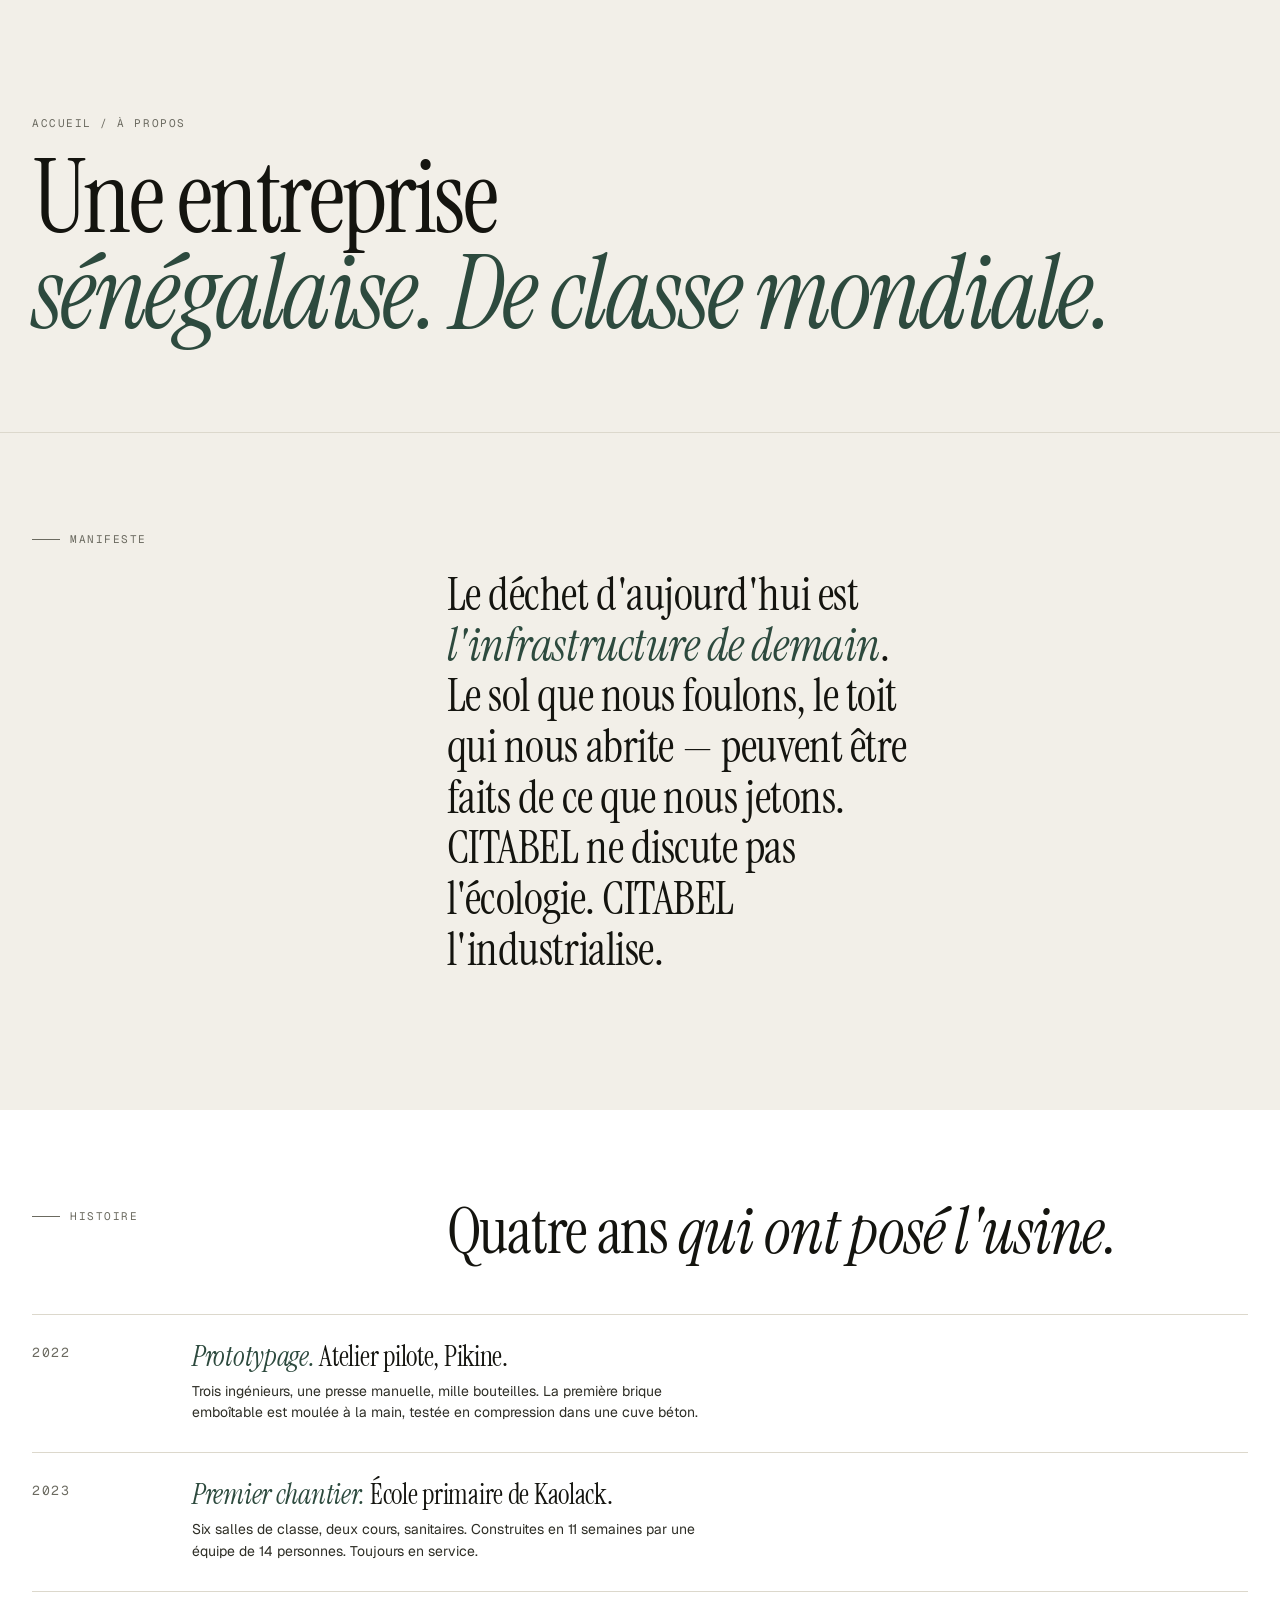
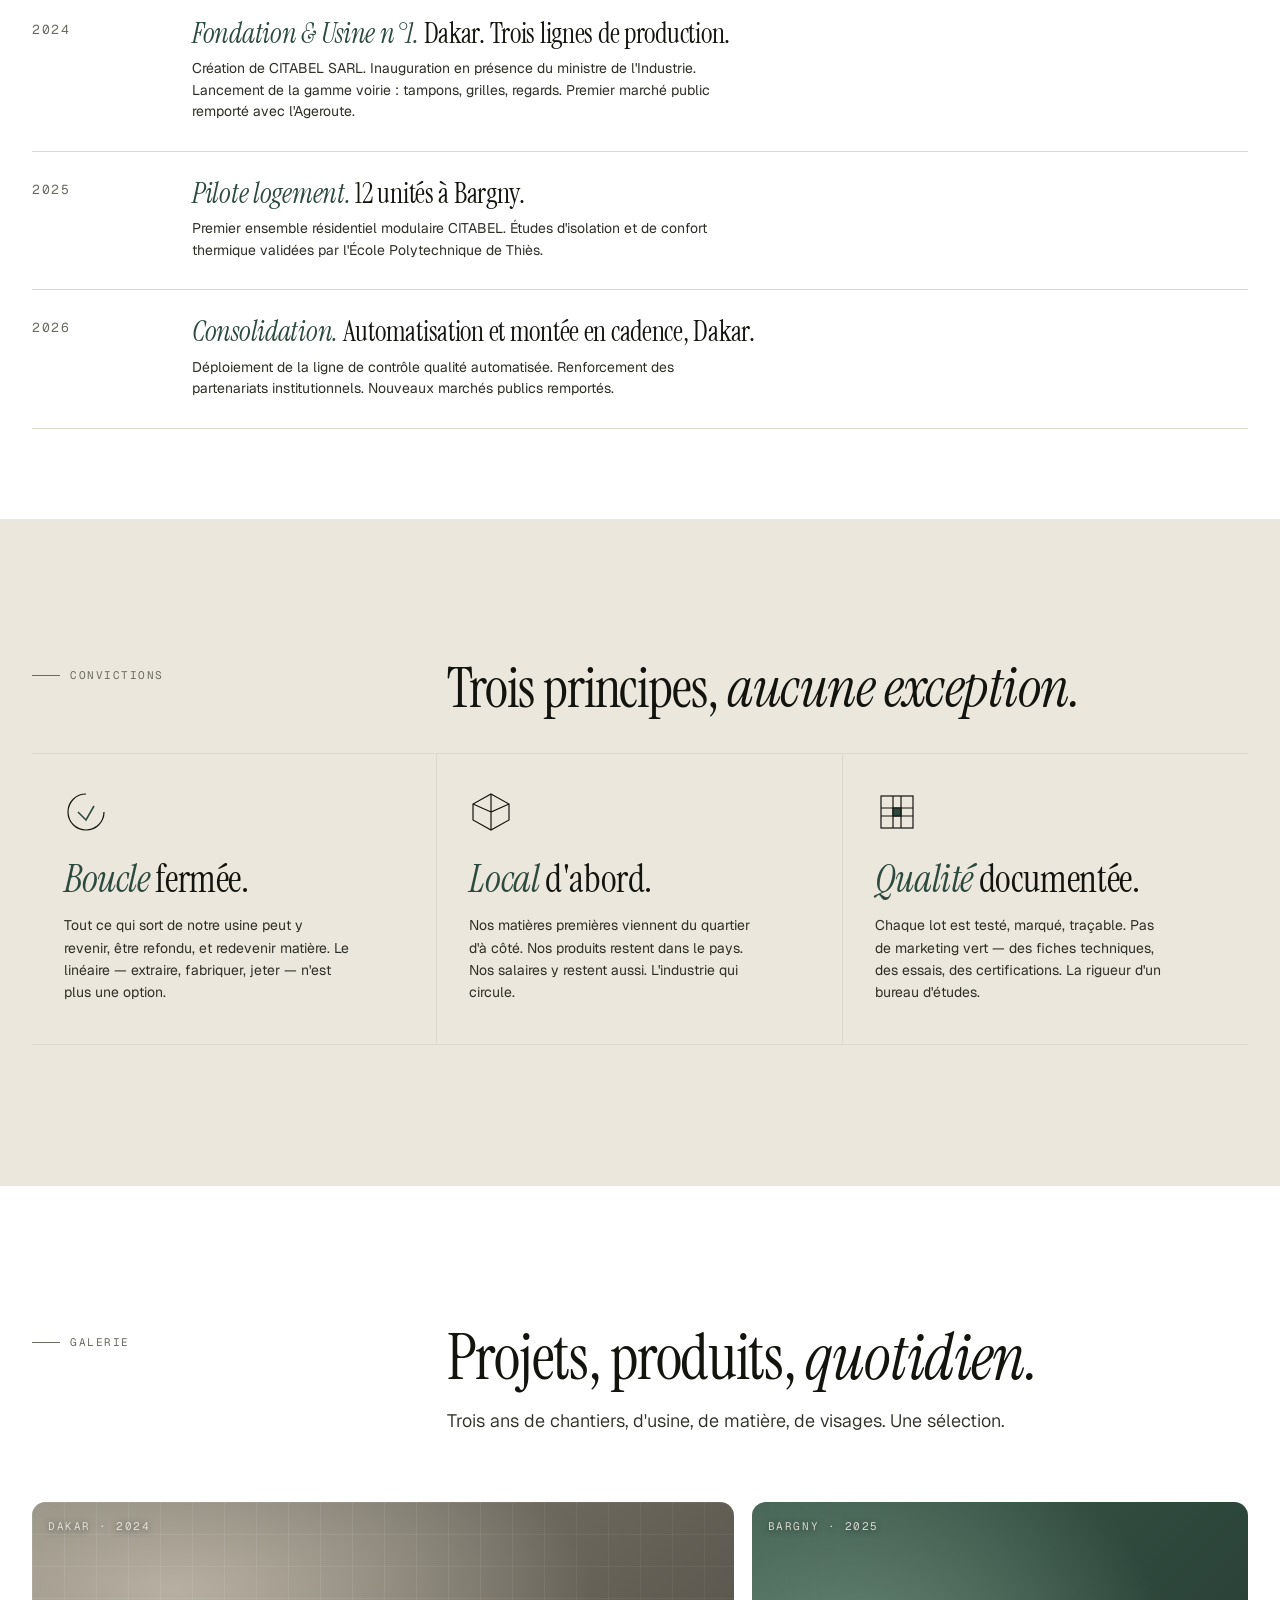
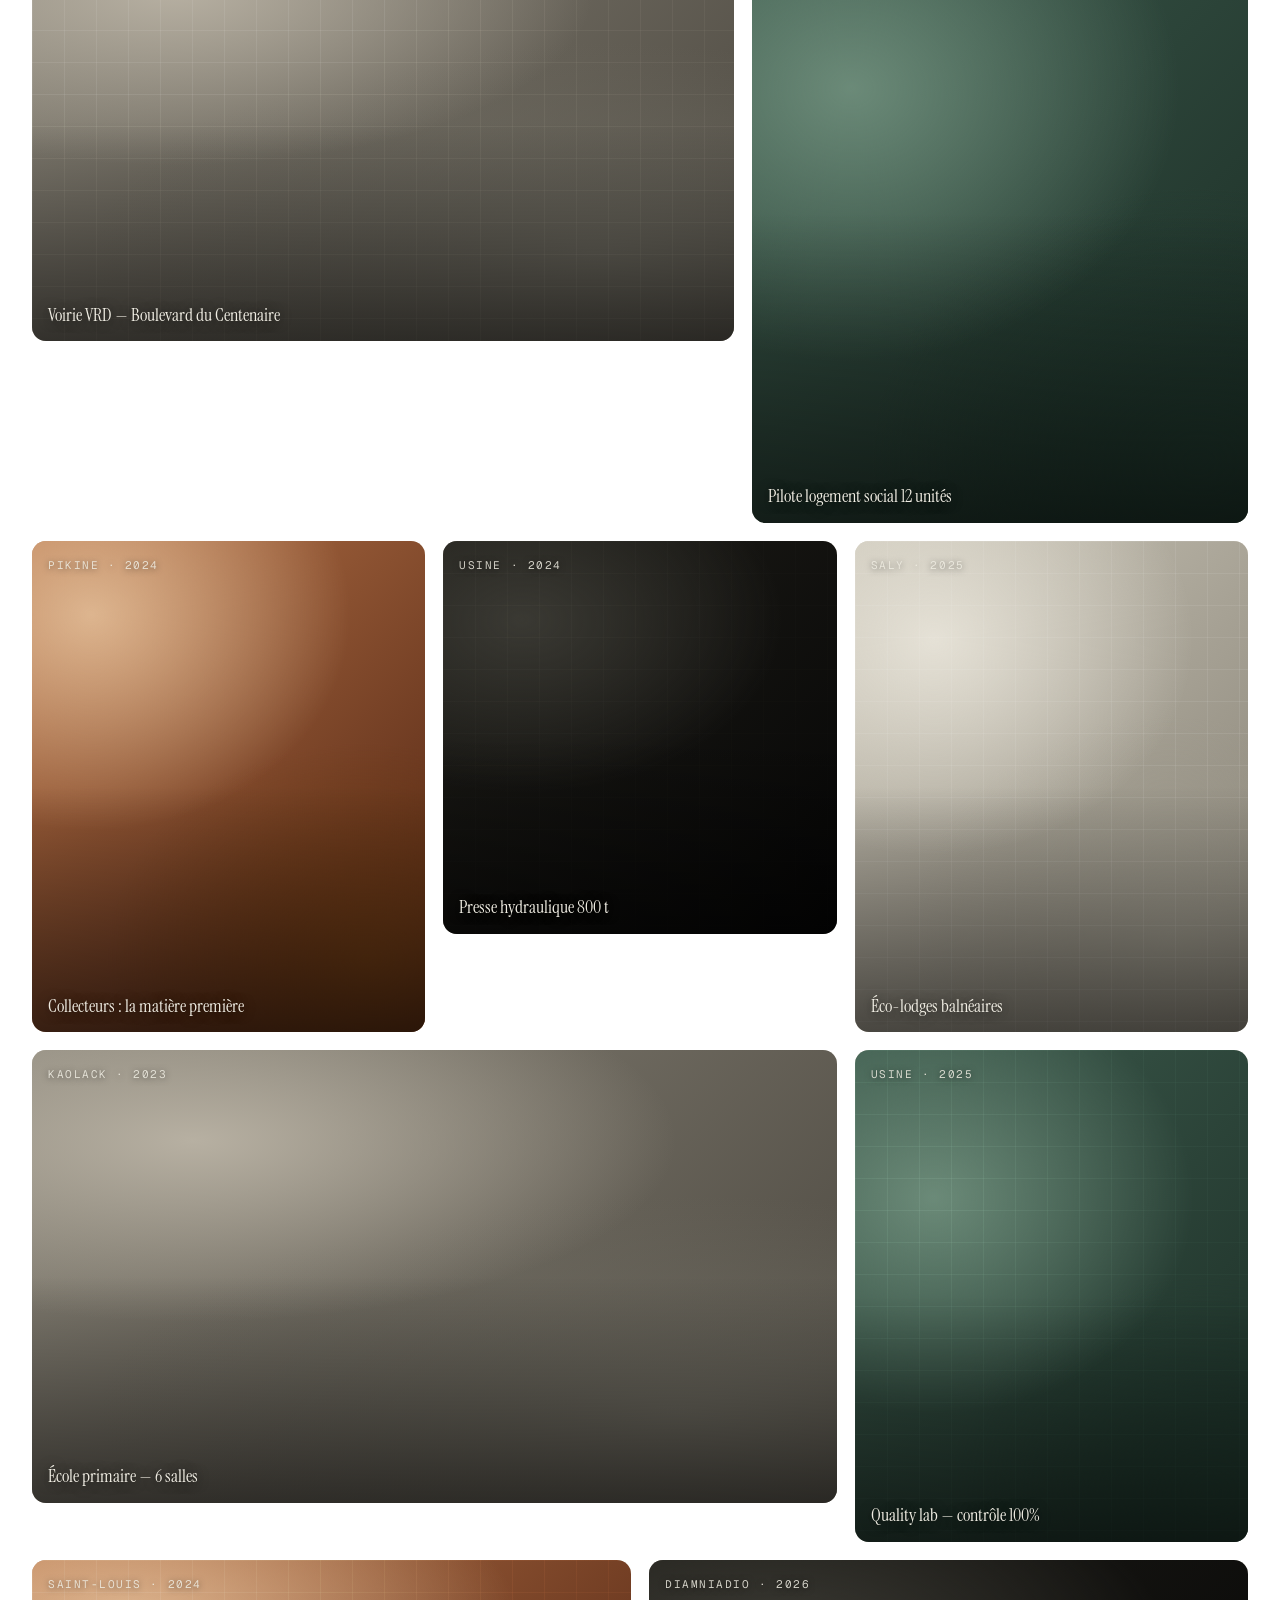
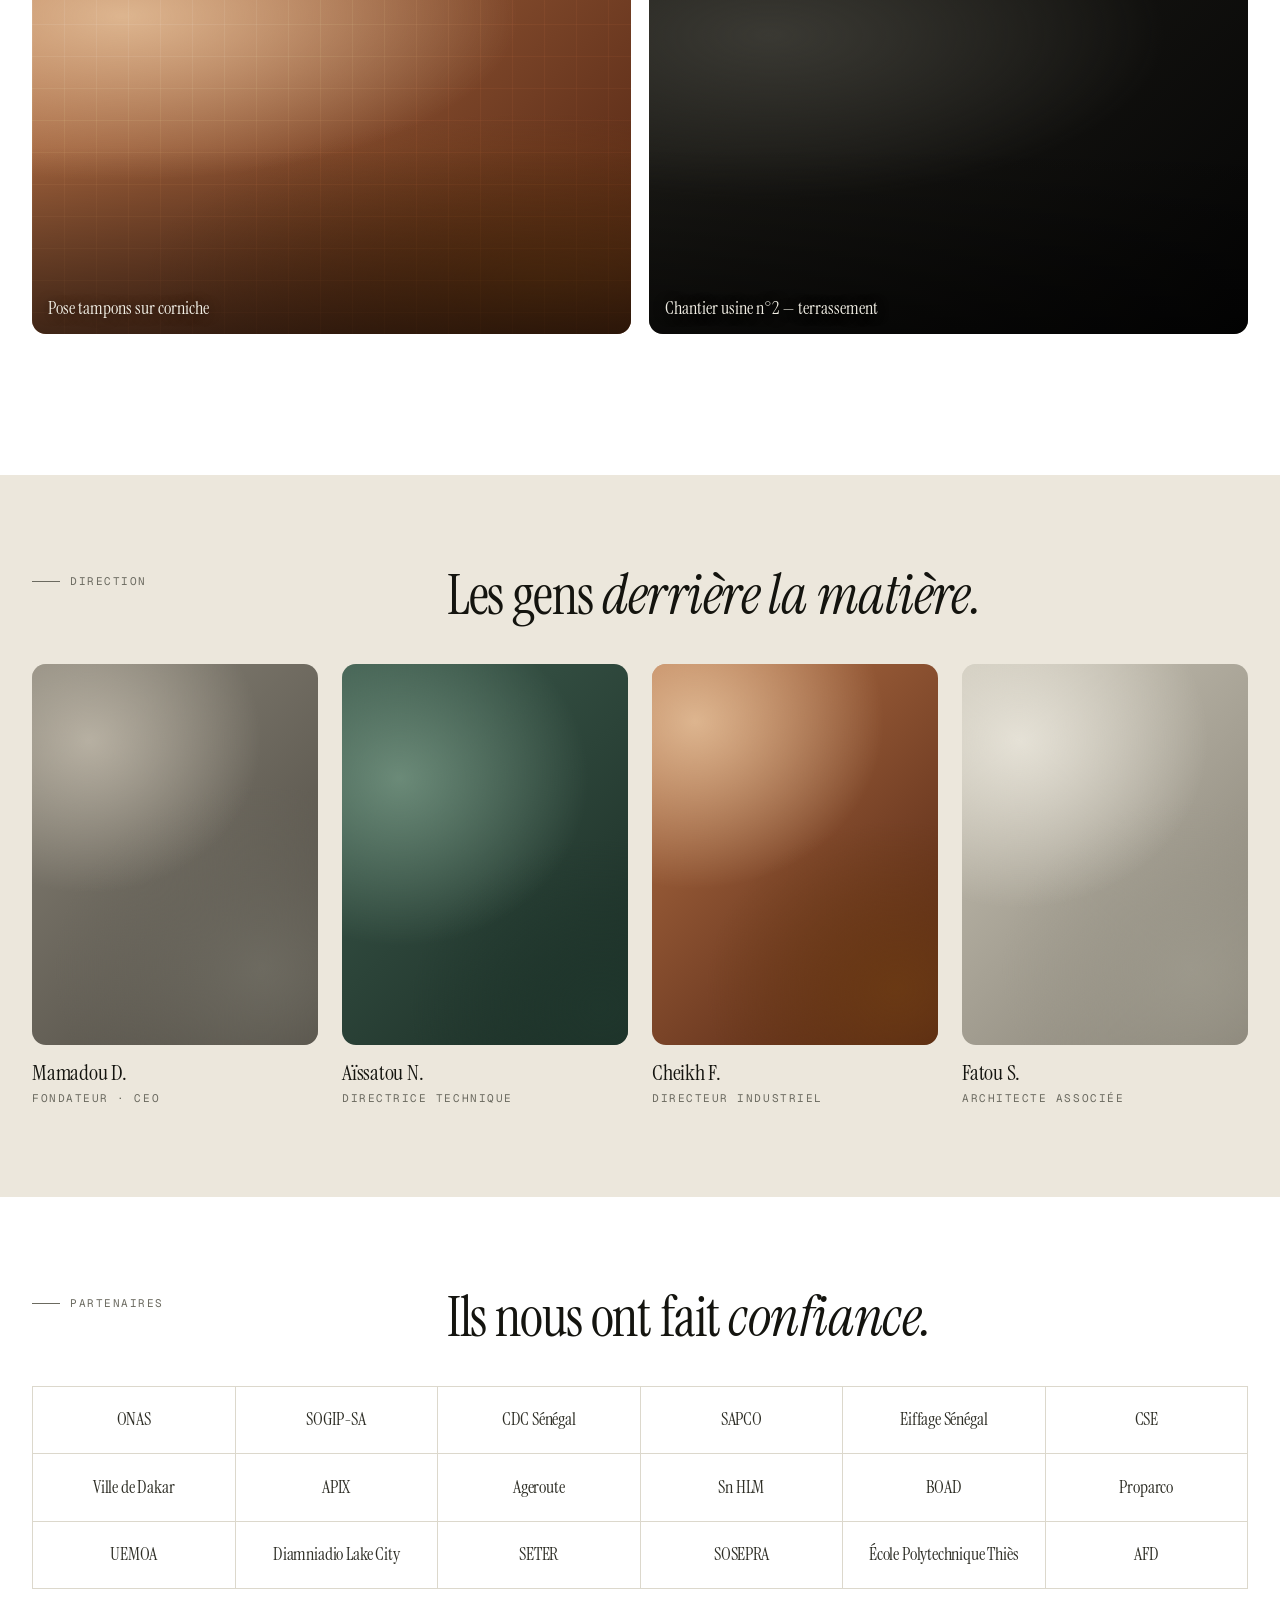
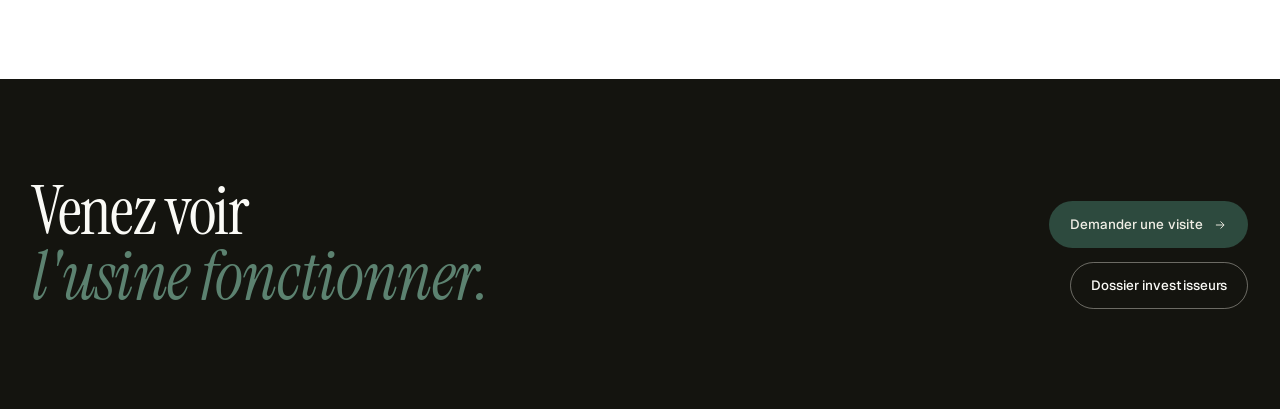
<file: about.html>
﻿<!DOCTYPE html>
<html lang="fr">
<head>
<meta charset="utf-8" />
<title>CITABEL — À propos</title>
<meta name="viewport" content="width=device-width, initial-scale=1" />
<meta name="description" content="L'histoire, la vision et les réalisations de CITABEL — entreprise industrielle sénégalaise pionnière de l'économie circulaire africaine." />
<link rel="preconnect" href="https://fonts.googleapis.com" />
<link rel="preconnect" href="https://fonts.gstatic.com" crossorigin />
<link href="https://fonts.googleapis.com/css2?family=Geist:wght@300;400;500;600&family=Geist+Mono:wght@400;500&family=Instrument+Serif:ital@0;1&display=swap" rel="stylesheet" />
<link rel="stylesheet" href="assets/styles.css" />
<style>
  .page-head{
    padding: clamp(70px, 9vw, 130px) 0 clamp(50px, 7vw, 90px);
    border-bottom: 1px solid var(--line);
  }
  .page-head h1{
    font-family: var(--display);
    font-size: clamp(56px, 8vw, 140px);
    line-height: .94; letter-spacing: -.025em;
    margin: 18px 0 0;
  }
  .page-head h1 em{ font-style: italic; color: var(--green) }
  .breadcrumb{ font-family: var(--mono); font-size: 11px; letter-spacing:.14em; text-transform: uppercase; color: var(--ink-mute) }
  .breadcrumb a{ color: inherit; text-decoration: none }

  /* manifesto */
  .manifesto{
    font-family: var(--display);
    font-size: clamp(34px, 3.6vw, 60px);
    line-height: 1.1; letter-spacing: -.01em;
    max-width: 22ch;
  }
  .manifesto em{ color: var(--green); font-style: italic }

  /* timeline (history) */
  .history{
    display: grid;
    grid-template-columns: 160px 1fr;
    gap: 0;
    border-top: 1px solid var(--line);
  }
  .history__row{
    display: contents;
  }
  .history__row > div{
    padding: 28px 0;
    border-bottom: 1px solid var(--line);
  }
  .history__year{
    font-family: var(--mono); font-size: 13px; letter-spacing: .12em;
    color: var(--ink-mute); padding-right: 24px;
  }
  .history__body h4{
    font-family: var(--display); font-size: clamp(24px, 2.2vw, 32px);
    line-height: 1; letter-spacing: -.01em; margin: 0;
  }
  .history__body h4 em{ color: var(--green); font-style: italic }
  .history__body p{ color: var(--ink-soft); margin: 10px 0 0; font-size: 14px; max-width: 60ch; line-height: 1.55 }

  @media (max-width: 700px){
    .history{ grid-template-columns: 100px 1fr }
  }

  /* gallery masonry */
  .gallery{
    display: grid;
    grid-template-columns: repeat(12, 1fr);
    gap: 18px;
  }
  .gallery figure{
    margin: 0; border-radius: var(--r-md);
    overflow: hidden;
    position: relative;
    background: var(--bg-warm);
    transition: transform .5s var(--ease);
  }
  .gallery figure:hover{ transform: translateY(-4px) }
  .gallery figcaption{
    position: absolute; left: 16px; bottom: 16px; right: 16px;
    color: #F0EDE3;
    z-index: 2;
    font-family: var(--display);
    font-size: clamp(16px, 1.4vw, 22px);
    line-height: 1.15;
    text-shadow: 0 1px 12px rgba(0,0,0,.6);
  }
  .gallery figure::after{
    content: "";
    position: absolute; inset: 0;
    background: linear-gradient(180deg, transparent 50%, rgba(0,0,0,.55));
    z-index: 1; pointer-events: none;
  }
  .gallery figure .kicker{
    position: absolute; left: 16px; top: 16px;
    color: rgba(240,237,227,.85);
    z-index: 2;
    text-shadow: 0 1px 6px rgba(0,0,0,.5);
  }
  .g-a{ grid-column: span 7; aspect-ratio: 16/10 }
  .g-b{ grid-column: span 5; aspect-ratio: 4/5 }
  .g-c{ grid-column: span 4; aspect-ratio: 4/5 }
  .g-d{ grid-column: span 4; aspect-ratio: 1 }
  .g-e{ grid-column: span 4; aspect-ratio: 4/5 }
  .g-f{ grid-column: span 8; aspect-ratio: 16/9 }
  .g-g{ grid-column: span 4; aspect-ratio: 4/5 }
  .g-h{ grid-column: span 6; aspect-ratio: 16/10 }
  .g-i{ grid-column: span 6; aspect-ratio: 16/10 }
  @media (max-width: 800px){
    .gallery > *{ grid-column: span 12 !important; aspect-ratio: 4/3 }
  }

  /* values block */
  .values{
    display: grid; grid-template-columns: repeat(3, 1fr);
    gap: 0;
    border-top: 1px solid var(--line);
  }
  .value{
    padding: 36px 32px 40px;
    border-right: 1px solid var(--line);
    border-bottom: 1px solid var(--line);
  }
  .value:last-child{ border-right: 0 }
  .value h3{ font-family: var(--display); font-size: clamp(28px, 3vw, 44px); line-height: 1; letter-spacing: -.01em }
  .value h3 em{ color: var(--green); font-style: italic }
  .value p{ color: var(--ink-soft); font-size: 14px; line-height: 1.6; margin: 16px 0 0; max-width: 32ch }
  .value__icon{ width: 44px; height: 44px; color: var(--ink); margin-bottom: 26px }
  @media (max-width: 900px){
    .values{ grid-template-columns: 1fr }
    .value{ border-right: 0 }
  }

  /* team */
  .team{
    display: grid; grid-template-columns: repeat(4, 1fr);
    gap: 24px;
  }
  .teammate{}
  .teammate__photo{
    aspect-ratio: 3/4;
    background: var(--bg-warm);
    border-radius: var(--r-md);
    position: relative;
    overflow: hidden;
    margin-bottom: 16px;
  }
  .teammate__name{
    font-family: var(--display); font-size: 22px; letter-spacing: -.01em; line-height: 1.05;
  }
  .teammate__role{
    font-family: var(--mono); font-size: 11px; letter-spacing: .14em;
    text-transform: uppercase; color: var(--ink-mute);
    margin-top: 6px;
  }
  @media (max-width: 900px){ .team{ grid-template-columns: 1fr 1fr } }

  /* partner grid (denser) */
  .partner-grid{
    display: grid; grid-template-columns: repeat(6, 1fr);
    border-top: 1px solid var(--line);
    border-left: 1px solid var(--line);
  }
  .partner-grid > div{
    aspect-ratio: 3/1;
    display: grid; place-items: center;
    border-right: 1px solid var(--line);
    border-bottom: 1px solid var(--line);
    font-family: var(--display);
    font-size: clamp(16px, 1.4vw, 22px);
    color: var(--ink-soft);
    letter-spacing: -.01em;
    text-align: center;
    transition: background .25s var(--ease), color .25s var(--ease);
  }
  .partner-grid > div:hover{ background: var(--ink); color: var(--paper) }
  @media (max-width: 800px){ .partner-grid{ grid-template-columns: repeat(3, 1fr) } }
</style>
<link rel="icon" href="/assets/favicon.svg" type="image/svg+xml" />
<link rel="manifest" href="/manifest.webmanifest" />
<meta name="theme-color" content="#14140F" /></head>
<body data-page="about">
<div data-slot="nav"></div>

<!-- ============ PAGE HEAD ============ -->
<section class="page-head">
  <div class="wrap">
    <nav class="breadcrumb"><a href="index.html" data-fr="Accueil" data-en="Home">Accueil</a> / <span data-fr="À propos" data-en="About">À propos</span></nav>
    <h1 class="rv"><span data-fr="Une entreprise" data-en="One company">Une entreprise</span><br/><em data-fr="sénégalaise. De classe mondiale." data-en="Senegalese. World class.">sénégalaise. De classe mondiale.</em></h1>
  </div>
</section>

<!-- ============ MANIFESTO ============ -->
<section class="section section--tight">
  <div class="wrap">
    <div class="grid-12" style="row-gap: 30px; align-items: start">
      <div class="col-span-4 rv">
        <span class="eyebrow"><span data-fr="Manifeste" data-en="Manifesto">Manifeste</span></span>
      </div>
      <div class="col-span-8 rv rv-1">
        <p class="manifesto">
          <span data-fr="Le déchet d'aujourd'hui est " data-en="Today's waste is ">Le déchet d'aujourd'hui est </span><em data-fr="l'infrastructure de demain" data-en="tomorrow's infrastructure">l'infrastructure de demain</em><span data-fr=". Le sol que nous foulons, le toit qui nous abrite — peuvent être faits de ce que nous jetons. CITABEL ne discute pas l'écologie. CITABEL l'industrialise." data-en=". The ground we walk on, the roof above us — can be made of what we throw away. CITABEL doesn't argue ecology. CITABEL industrialises it.">. Le sol que nous foulons, le toit qui nous abrite — peuvent être faits de ce que nous jetons. CITABEL ne discute pas l'écologie. CITABEL l'industrialise.</span>
        </p>
      </div>
    </div>
  </div>
</section>

<!-- ============ HISTORY ============ -->
<section class="section--paper section section--tight">
  <div class="wrap">
    <div class="grid-12" style="margin-bottom: 50px">
      <div class="col-span-4 rv"><span class="eyebrow"><span data-fr="Histoire" data-en="History">Histoire</span></span></div>
      <div class="col-span-8 rv rv-1">
        <h2 class="display" style="font-size: clamp(40px, 5vw, 76px); line-height: 1">
          <span data-fr="Quatre ans" data-en="Four years">Quatre ans</span>
          <em data-fr="qui ont posé l'usine." data-en="that built the plant.">qui ont posé l'usine.</em>
        </h2>
      </div>
    </div>

    <div class="history rv rv-2">
      <div class="history__row">
        <div class="history__year">2022</div>
        <div class="history__body">
          <h4><em data-fr="Prototypage." data-en="Prototyping.">Prototypage.</em> <span data-fr="Atelier pilote, Pikine." data-en="Pilot workshop, Pikine.">Atelier pilote, Pikine.</span></h4>
          <p data-fr="Trois ingénieurs, une presse manuelle, mille bouteilles. La première brique emboîtable est moulée à la main, testée en compression dans une cuve béton." data-en="Three engineers, a manual press, a thousand bottles. The first interlocking brick is hand-moulded and compression-tested in a concrete tub.">
            Trois ingénieurs, une presse manuelle, mille bouteilles. La première brique emboîtable est moulée à la main, testée en compression dans une cuve béton.
          </p>
        </div>
      </div>
      <div class="history__row">
        <div class="history__year">2023</div>
        <div class="history__body">
          <h4><em data-fr="Premier chantier." data-en="First worksite.">Premier chantier.</em> <span data-fr="École primaire de Kaolack." data-en="Primary school of Kaolack.">École primaire de Kaolack.</span></h4>
          <p data-fr="Six salles de classe, deux cours, sanitaires. Construites en 11 semaines par une équipe de 14 personnes. Toujours en service." data-en="Six classrooms, two courtyards, sanitation. Built in 11 weeks by a 14-person crew. Still in service.">
            Six salles de classe, deux cours, sanitaires. Construites en 11 semaines par une équipe de 14 personnes. Toujours en service.
          </p>
        </div>
      </div>
      <div class="history__row">
        <div class="history__year">2024</div>
        <div class="history__body">
          <h4><em data-fr="Fondation & Usine n°1." data-en="Founding & Plant n°1.">Fondation & Usine n°1.</em> <span data-fr="Dakar. Trois lignes de production." data-en="Dakar. Three production lines.">Dakar. Trois lignes de production.</span></h4>
          <p data-fr="Création de CITABEL SARL. Inauguration en présence du ministre de l'Industrie. Lancement de la gamme voirie : tampons, grilles, regards. Premier marché public remporté avec l'Ageroute." data-en="CITABEL SARL incorporation. Inaugurated in the presence of the Minister of Industry. Roadworks range launched: covers, grates, chambers. First public tender won with Ageroute.">
            Création de CITABEL SARL. Inauguration en présence du ministre de l'Industrie. Lancement de la gamme voirie : tampons, grilles, regards. Premier marché public remporté avec l'Ageroute.
          </p>
        </div>
      </div>
      <div class="history__row">
        <div class="history__year">2025</div>
        <div class="history__body">
          <h4><em data-fr="Pilote logement." data-en="Housing pilot.">Pilote logement.</em> <span data-fr="12 unités à Bargny." data-en="12 units in Bargny.">12 unités à Bargny.</span></h4>
          <p data-fr="Premier ensemble résidentiel modulaire CITABEL. Études d'isolation et de confort thermique validées par l'École Polytechnique de Thiès." data-en="First CITABEL modular residential set. Insulation and thermal comfort studies validated by École Polytechnique de Thiès.">
            Premier ensemble résidentiel modulaire CITABEL. Études d'isolation et de confort thermique validées par l'École Polytechnique de Thiès.
          </p>
        </div>
      </div>
      <div class="history__row">
        <div class="history__year">2026</div>
        <div class="history__body">
          <h4><em data-fr="Consolidation." data-en="Consolidation.">Consolidation.</em> <span data-fr="Automatisation et montée en cadence, Dakar." data-en="Automation and throughput scale-up, Dakar.">Automatisation et montée en cadence, Dakar.</span></h4>
          <p data-fr="Déploiement de la ligne de contrôle qualité automatisée. Renforcement des partenariats institutionnels. Nouveaux marchés publics remportés." data-en="Automated quality control line deployed. Institutional partnerships strengthened. New public tenders awarded.">
            Déploiement de la ligne de contrôle qualité automatisée. Renforcement des partenariats institutionnels. Nouveaux marchés publics remportés.
          </p>
        </div>
      </div>
    </div>
  </div>
</section>

<!-- ============ VALUES ============ -->
<section class="section section--warm">
  <div class="wrap">
    <div class="grid-12" style="margin-bottom: 36px">
      <div class="col-span-4 rv"><span class="eyebrow"><span data-fr="Convictions" data-en="Convictions">Convictions</span></span></div>
      <div class="col-span-8 rv rv-1">
        <h2 class="display" style="font-size: clamp(36px, 4.4vw, 64px); line-height: 1.02">
          <span data-fr="Trois principes," data-en="Three principles,">Trois principes,</span>
          <em data-fr="aucune exception." data-en="zero exception.">aucune exception.</em>
        </h2>
      </div>
    </div>

    <div class="values rv rv-2">
      <div class="value">
        <div class="value__icon">
          <svg viewBox="0 0 44 44" fill="none" stroke="currentColor" stroke-width="1.2">
            <path d="M22 4 C12 4 4 12 4 22 C4 32 12 40 22 40"/>
            <path d="M22 40 C32 40 40 32 40 22"/>
            <path d="M14 22 L22 30 L30 16" stroke="#2D4A3E" stroke-width="1.6"/>
          </svg>
        </div>
        <h3><em data-fr="Boucle" data-en="Loop">Boucle</em> <span data-fr="fermée." data-en="closed.">fermée.</span></h3>
        <p data-fr="Tout ce qui sort de notre usine peut y revenir, être refondu, et redevenir matière. Le linéaire — extraire, fabriquer, jeter — n'est plus une option." data-en="Everything that leaves our plant can return, be remelted, and become matter again. Linear — extract, make, discard — is no longer an option.">
          Tout ce qui sort de notre usine peut y revenir, être refondu, et redevenir matière. Le linéaire — extraire, fabriquer, jeter — n'est plus une option.
        </p>
      </div>
      <div class="value">
        <div class="value__icon">
          <svg viewBox="0 0 44 44" fill="none" stroke="currentColor" stroke-width="1.2">
            <path d="M22 4 L40 14 L40 30 L22 40 L4 30 L4 14 Z"/>
            <path d="M22 4 L22 22 L40 14 M22 22 L4 14 M22 22 L22 40"/>
          </svg>
        </div>
        <h3><em data-fr="Local" data-en="Local">Local</em> <span data-fr="d'abord." data-en="first.">d'abord.</span></h3>
        <p data-fr="Nos matières premières viennent du quartier d'à côté. Nos produits restent dans le pays. Nos salaires y restent aussi. L'industrie qui circule." data-en="Our raw matter comes from the next neighbourhood. Our products stay in the country. Our wages too. Industry that circulates.">
          Nos matières premières viennent du quartier d'à côté. Nos produits restent dans le pays. Nos salaires y restent aussi. L'industrie qui circule.
        </p>
      </div>
      <div class="value">
        <div class="value__icon">
          <svg viewBox="0 0 44 44" fill="none" stroke="currentColor" stroke-width="1.2">
            <rect x="6" y="6" width="32" height="32"/>
            <path d="M6 18 L38 18 M6 26 L38 26 M18 6 L18 38 M26 6 L26 38"/>
            <rect x="18" y="18" width="8" height="8" fill="#2D4A3E"/>
          </svg>
        </div>
        <h3><em data-fr="Qualité" data-en="Quality">Qualité</em> <span data-fr="documentée." data-en="documented.">documentée.</span></h3>
        <p data-fr="Chaque lot est testé, marqué, traçable. Pas de marketing vert — des fiches techniques, des essais, des certifications. La rigueur d'un bureau d'études." data-en="Every batch tested, marked, traceable. No greenwashing — datasheets, tests, certifications. The rigour of an engineering office.">
          Chaque lot est testé, marqué, traçable. Pas de marketing vert — des fiches techniques, des essais, des certifications. La rigueur d'un bureau d'études.
        </p>
      </div>
    </div>
  </div>
</section>

<!-- ============ GALLERY ============ -->
<section class="section section--paper" id="gallery">
  <div class="wrap">
    <div class="grid-12" style="margin-bottom: 50px; row-gap: 18px">
      <div class="col-span-4 rv"><span class="eyebrow"><span data-fr="Galerie" data-en="Gallery">Galerie</span></span></div>
      <div class="col-span-8 rv rv-1">
        <h2 class="display" style="font-size: clamp(40px, 5vw, 76px); line-height: 1">
          <span data-fr="Projets, produits," data-en="Projects, products,">Projets, produits,</span>
          <em data-fr="quotidien." data-en="everyday.">quotidien.</em>
        </h2>
        <p class="lede" style="margin-top: 18px" data-fr="Trois ans de chantiers, d'usine, de matière, de visages. Une sélection." data-en="Three years of worksites, factory, matter, faces. A selection.">
          Trois ans de chantiers, d'usine, de matière, de visages. Une sélection.
        </p>
      </div>
    </div>

    <div class="gallery rv rv-2">
      <figure class="g-a"><div class="ph ph--stone ph--grid"></div><span class="kicker">Dakar · 2024</span><figcaption data-fr="Voirie VRD — Boulevard du Centenaire" data-en="VRD — Boulevard du Centenaire">Voirie VRD — Boulevard du Centenaire</figcaption></figure>
      <figure class="g-b"><div class="ph ph--forest"></div><span class="kicker">Bargny · 2025</span><figcaption data-fr="Pilote logement social 12 unités" data-en="Social housing pilot 12 units">Pilote logement social 12 unités</figcaption></figure>
      <figure class="g-c"><div class="ph ph--clay"></div><span class="kicker">Pikine · 2024</span><figcaption data-fr="Collecteurs : la matière première" data-en="Collectors: the raw matter">Collecteurs : la matière première</figcaption></figure>
      <figure class="g-d"><div class="ph ph--ink ph--grid"></div><span class="kicker">Usine · 2024</span><figcaption data-fr="Presse hydraulique 800 t" data-en="800 t hydraulic press">Presse hydraulique 800 t</figcaption></figure>
      <figure class="g-e"><div class="ph ph--concrete ph--grid"></div><span class="kicker">Saly · 2025</span><figcaption data-fr="Éco-lodges balnéaires" data-en="Beachfront eco-lodges">Éco-lodges balnéaires</figcaption></figure>
      <figure class="g-f"><div class="ph ph--stone"></div><span class="kicker">Kaolack · 2023</span><figcaption data-fr="École primaire — 6 salles" data-en="Primary school — 6 classrooms">École primaire — 6 salles</figcaption></figure>
      <figure class="g-g"><div class="ph ph--forest ph--grid"></div><span class="kicker">Usine · 2025</span><figcaption data-fr="Quality lab — contrôle 100%" data-en="Quality lab — 100% control">Quality lab — contrôle 100%</figcaption></figure>
      <figure class="g-h"><div class="ph ph--clay ph--grid"></div><span class="kicker">Saint-Louis · 2024</span><figcaption data-fr="Pose tampons sur corniche" data-en="Cover installation along corniche">Pose tampons sur corniche</figcaption></figure>
      <figure class="g-i"><div class="ph ph--ink"></div><span class="kicker">Diamniadio · 2026</span><figcaption data-fr="Chantier usine n°2 — terrassement" data-en="Plant n°2 — earthworks">Chantier usine n°2 — terrassement</figcaption></figure>
    </div>
  </div>
</section>

<!-- ============ TEAM ============ -->
<section class="section section--warm section--tight">
  <div class="wrap">
    <div class="grid-12" style="margin-bottom: 40px">
      <div class="col-span-4 rv"><span class="eyebrow"><span data-fr="Direction" data-en="Leadership">Direction</span></span></div>
      <div class="col-span-8 rv rv-1">
        <h2 class="display" style="font-size: clamp(36px, 4.4vw, 60px); line-height: 1.05">
          <span data-fr="Les gens" data-en="The people">Les gens</span>
          <em data-fr="derrière la matière." data-en="behind the matter.">derrière la matière.</em>
        </h2>
      </div>
    </div>

    <div class="team rv rv-2">
      <div class="teammate">
        <div class="teammate__photo"><div class="ph ph--stone"></div></div>
        <div class="teammate__name">Mamadou D.</div>
        <div class="teammate__role" data-fr="Fondateur · CEO" data-en="Founder · CEO">Fondateur · CEO</div>
      </div>
      <div class="teammate">
        <div class="teammate__photo"><div class="ph ph--forest"></div></div>
        <div class="teammate__name">Aïssatou N.</div>
        <div class="teammate__role" data-fr="Directrice technique" data-en="CTO">Directrice technique</div>
      </div>
      <div class="teammate">
        <div class="teammate__photo"><div class="ph ph--clay"></div></div>
        <div class="teammate__name">Cheikh F.</div>
        <div class="teammate__role" data-fr="Directeur industriel" data-en="Plant director">Directeur industriel</div>
      </div>
      <div class="teammate">
        <div class="teammate__photo"><div class="ph ph--concrete"></div></div>
        <div class="teammate__name">Fatou S.</div>
        <div class="teammate__role" data-fr="Architecte associée" data-en="Lead architect">Architecte associée</div>
      </div>
    </div>
  </div>
</section>

<!-- ============ PARTNERS ============ -->
<section class="section section--paper section--tight">
  <div class="wrap">
    <div class="grid-12" style="margin-bottom: 40px">
      <div class="col-span-4 rv"><span class="eyebrow"><span data-fr="Partenaires" data-en="Partners">Partenaires</span></span></div>
      <div class="col-span-8 rv rv-1">
        <h2 class="display" style="font-size: clamp(36px, 4.4vw, 60px); line-height: 1.05">
          <span data-fr="Ils nous ont fait" data-en="They have placed">Ils nous ont fait</span>
          <em data-fr="confiance." data-en="trust in us.">confiance.</em>
        </h2>
      </div>
    </div>

    <div class="partner-grid rv rv-2">
      <div>ONAS</div>
      <div>SOGIP-SA</div>
      <div>CDC Sénégal</div>
      <div>SAPCO</div>
      <div>Eiffage Sénégal</div>
      <div>CSE</div>
      <div>Ville de Dakar</div>
      <div>APIX</div>
      <div>Ageroute</div>
      <div>Sn HLM</div>
      <div>BOAD</div>
      <div>Proparco</div>
      <div>UEMOA</div>
      <div>Diamniadio Lake City</div>
      <div>SETER</div>
      <div>SOSEPRA</div>
      <div>École Polytechnique Thiès</div>
      <div>AFD</div>
    </div>
  </div>
</section>

<!-- ============ CTA ============ -->
<section class="section--ink section section--tight" style="padding: 100px 0">
  <div class="wrap">
    <div class="grid-12" style="align-items: end">
      <div class="col-span-8 rv">
        <h2 class="display" style="font-size: clamp(40px, 5.2vw, 88px); line-height:.98; color: #FAFAF6">
          <span data-fr="Venez voir" data-en="Come and see">Venez voir</span><br/>
          <em style="color: var(--green-bright)" data-fr="l'usine fonctionner." data-en="the plant in motion.">l'usine fonctionner.</em>
        </h2>
      </div>
      <div class="col-span-4 rv rv-1" style="display:flex; flex-direction:column; align-items:flex-end; gap: 14px">
        <a class="btn btn--green" href="contact.html"><span data-fr="Demander une visite" data-en="Request a visit">Demander une visite</span><svg viewBox="0 0 24 24" fill="none"><path d="M5 12h14M13 6l6 6-6 6" stroke="currentColor" stroke-width="1.6"/></svg></a>
        <a class="btn btn--ghost" style="border-color: rgba(240,237,227,.4); color: #FAFAF6" href="investors.html"><span data-fr="Dossier investisseurs" data-en="Investor brief">Dossier investisseurs</span></a>
      </div>
    </div>
  </div>
</section>

<div data-slot="footer"></div>

<script src="assets/partials.js"></script>
<script>Citabel.mountChrome({page: 'about'});</script>
<script src="assets/site.js"></script>
</body>
</html>
</file>
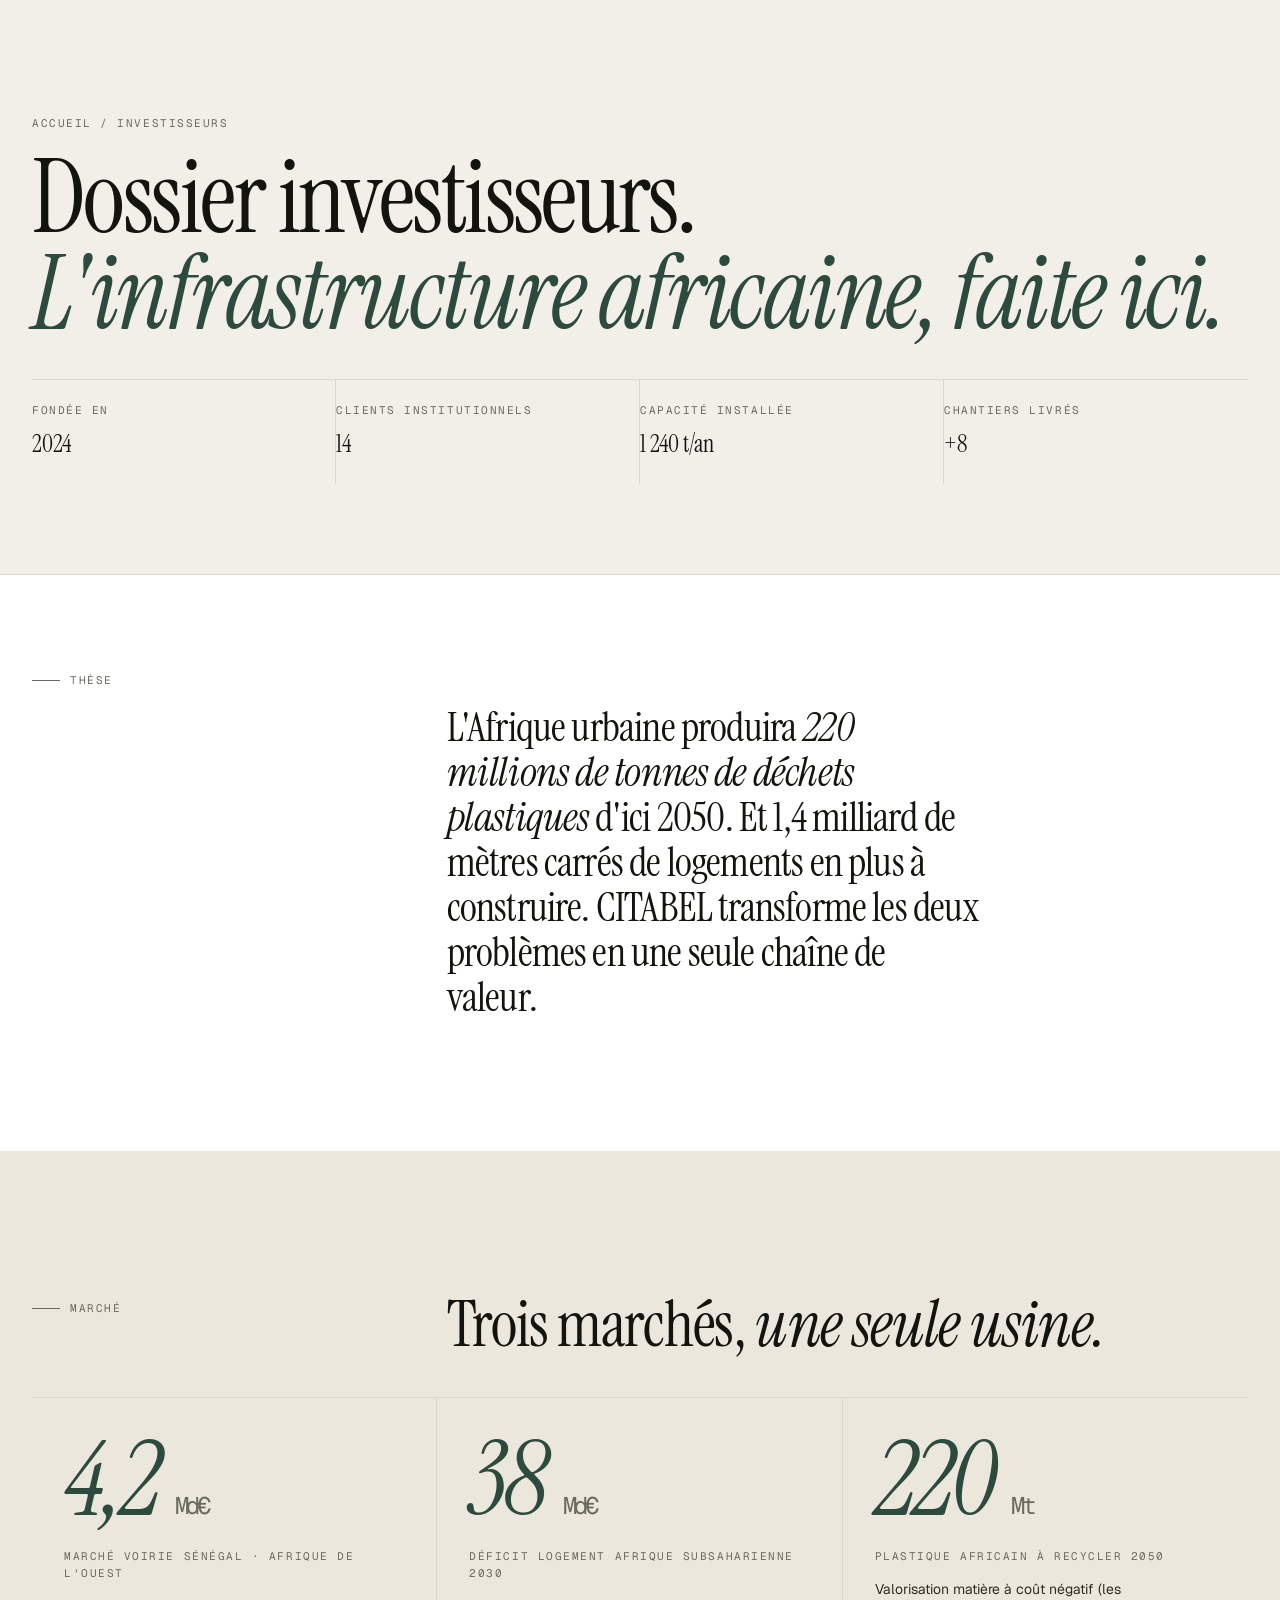
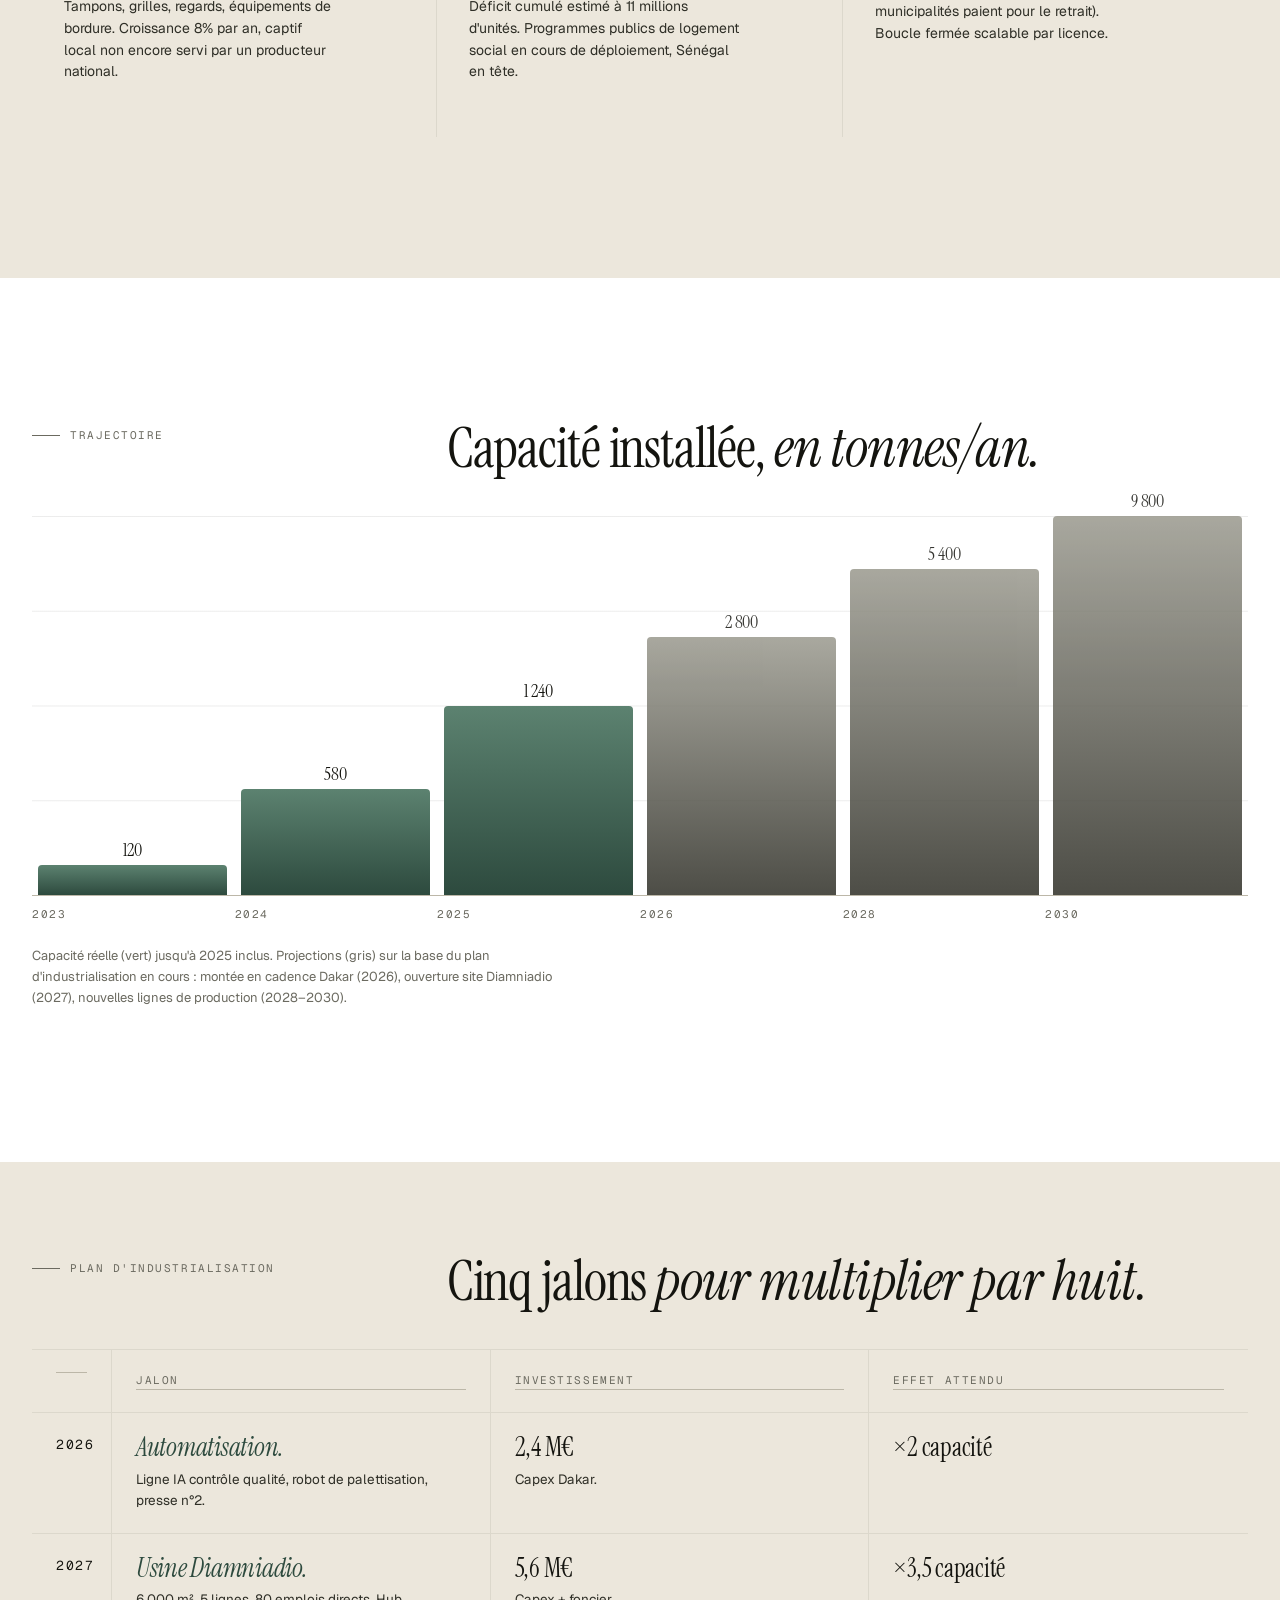
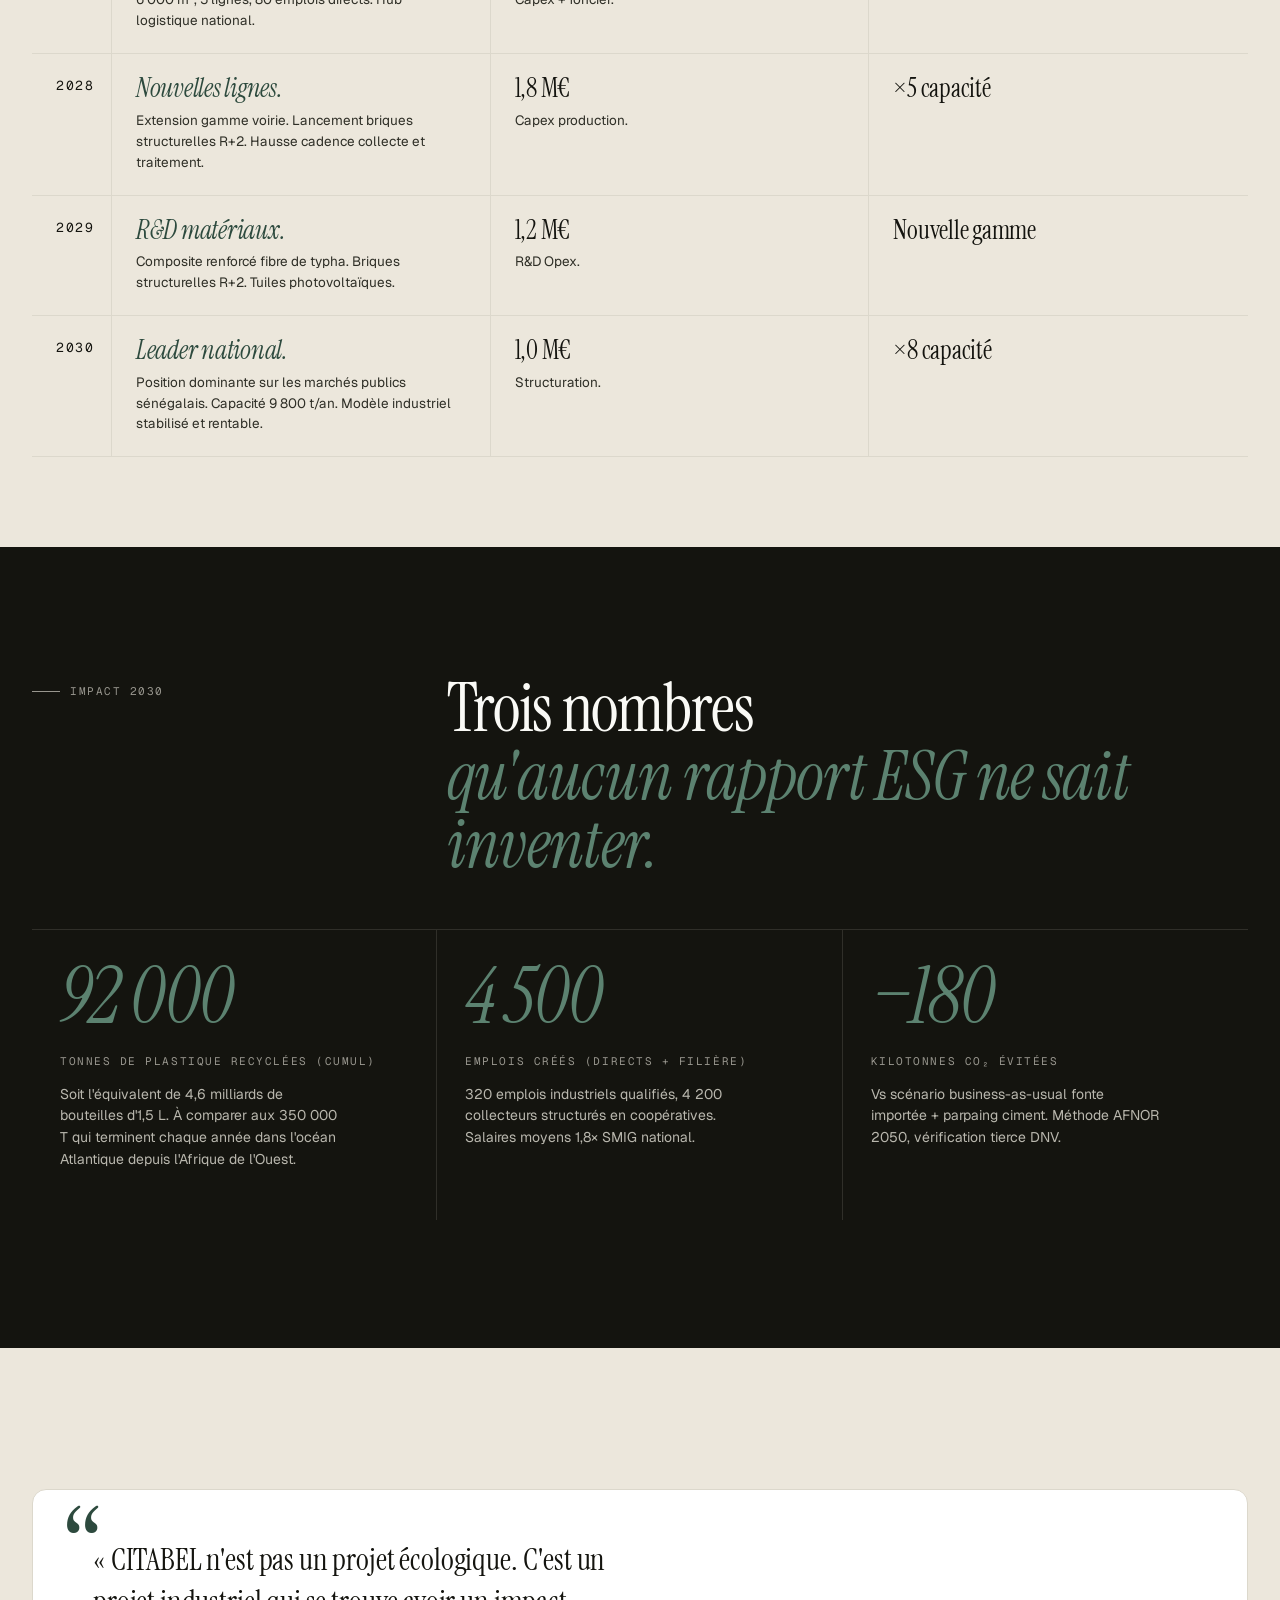
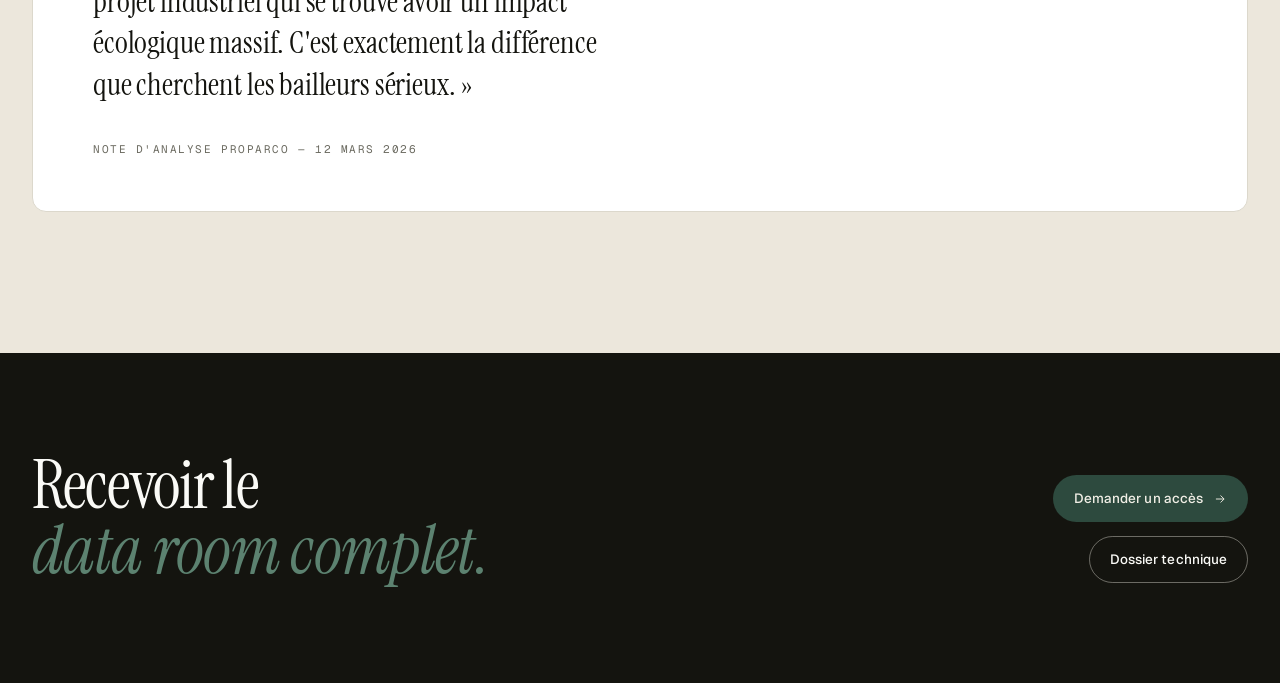
<file: investors.html>
﻿<!DOCTYPE html>
<html lang="fr">
<head>
<meta charset="utf-8" />
<title>CITABEL — Investisseurs</title>
<meta name="viewport" content="width=device-width, initial-scale=1" />
<meta name="description" content="CITABEL — trajectoire industrielle, marché adressable, impact environnemental et opportunités pour investisseurs institutionnels." />
<link rel="preconnect" href="https://fonts.googleapis.com" />
<link rel="preconnect" href="https://fonts.gstatic.com" crossorigin />
<link href="https://fonts.googleapis.com/css2?family=Geist:wght@300;400;500;600&family=Geist+Mono:wght@400;500&family=Instrument+Serif:ital@0;1&display=swap" rel="stylesheet" />
<link rel="stylesheet" href="assets/styles.css" />
<style>
  .page-head{
    padding: clamp(70px, 9vw, 130px) 0 clamp(50px, 7vw, 90px);
    border-bottom: 1px solid var(--line);
  }
  .page-head h1{
    font-family: var(--display);
    font-size: clamp(56px, 8vw, 140px);
    line-height: .94; letter-spacing: -.025em;
    margin: 18px 0 0;
  }
  .page-head h1 em{ font-style: italic; color: var(--green) }
  .breadcrumb{ font-family: var(--mono); font-size: 11px; letter-spacing:.14em; text-transform: uppercase; color: var(--ink-mute) }
  .breadcrumb a{ color: inherit; text-decoration: none }

  .deck-meta{
    display: grid; grid-template-columns: repeat(4, 1fr);
    border-top: 1px solid var(--line);
    margin-top: 36px;
  }
  .deck-meta > div{
    padding: 22px 0;
    border-right: 1px solid var(--line);
  }
  .deck-meta > div:last-child{ border-right: 0 }
  .deck-meta > div > div:first-child{
    font-family: var(--mono); font-size: 11px; letter-spacing:.14em;
    text-transform: uppercase; color: var(--ink-mute);
    margin-bottom: 6px;
  }
  .deck-meta > div > div:last-child{
    font-family: var(--display); font-size: 24px; letter-spacing: -.01em;
  }
  @media (max-width: 700px){ .deck-meta{ grid-template-columns: 1fr 1fr } }

  /* big number columns */
  .opp-grid{
    display: grid; grid-template-columns: repeat(3, 1fr);
    gap: 0;
  }
  .opp{
    padding: 36px 32px 40px;
    border-right: 1px solid var(--line);
    border-top: 1px solid var(--line);
  }
  .opp:nth-child(3n){ border-right: 0 }
  .opp__num{
    font-family: var(--display);
    font-size: clamp(72px, 8vw, 144px);
    line-height: .9; letter-spacing: -.03em;
  }
  .opp__num em{ font-style: italic; color: var(--green) }
  .opp__num small{ font-size: 24px; color: var(--ink-mute); font-family: var(--mono); margin-left: 6px }
  .opp__label{ font-family: var(--mono); font-size: 11px; letter-spacing:.14em; text-transform: uppercase; color: var(--ink-mute); margin: 22px 0 8px }
  .opp__desc{ font-size: 14px; color: var(--ink-soft); max-width: 30ch; line-height: 1.55 }
  @media (max-width: 900px){
    .opp-grid{ grid-template-columns: 1fr }
    .opp{ border-right: 0 }
  }

  /* trajectory chart */
  .chart{
    position: relative;
    height: 380px;
    border-bottom: 1px solid var(--line-strong);
    margin-top: 30px;
  }
  .chart__grid{
    position: absolute; inset: 0;
    background-image: linear-gradient(rgba(20,20,15,.08) 1px, transparent 1px);
    background-size: 100% 25%;
    pointer-events: none;
  }
  .chart__axis{
    position: absolute; left: 0; right: 0; bottom: -28px;
    display: grid; grid-template-columns: repeat(6, 1fr);
    font-family: var(--mono); font-size: 11px; letter-spacing:.14em;
    color: var(--ink-mute); text-transform: uppercase;
  }
  .chart__bars{
    position: absolute; left: 0; right: 0; bottom: 0; top: 0;
    display: grid; grid-template-columns: repeat(6, 1fr);
    gap: 14px;
    align-items: end;
    padding: 0 6px;
  }
  .bar{
    position: relative;
    background: linear-gradient(180deg, var(--green-bright), var(--green));
    border-radius: 4px 4px 0 0;
    display: flex; flex-direction: column;
    justify-content: flex-start;
    transition: transform .5s var(--ease);
  }
  .bar--proj{ background: linear-gradient(180deg, var(--ink-faint), var(--ink-soft)); opacity: .85 }
  .bar:hover{ transform: translateY(-4px) }
  .bar__val{
    position: absolute; top: -28px; left: 50%;
    transform: translateX(-50%);
    font-family: var(--display); font-size: 18px;
    letter-spacing: -.01em;
    white-space: nowrap;
  }

  /* timeline plan */
  .plan{
    display: grid; grid-template-columns: 80px 1fr 1fr 1fr;
    gap: 0;
    border-top: 1px solid var(--line);
  }
  .plan > div{
    padding: 22px 24px;
    border-right: 1px solid var(--line);
    border-bottom: 1px solid var(--line);
  }
  .plan > div:nth-child(4n){ border-right: 0 }
  .plan__head > div{
    font-family: var(--mono); font-size: 11px; letter-spacing:.14em;
    text-transform: uppercase; color: var(--ink-mute);
    background: var(--bg-warm);
    border-bottom: 1px solid var(--line-strong) !important;
  }
  .plan h4{
    font-family: var(--display); font-size: clamp(22px, 2vw, 30px);
    line-height: 1; letter-spacing: -.01em; margin: 0 0 8px;
  }
  .plan h4 em{ color: var(--green); font-style: italic }
  .plan p{ font-size: 13.5px; color: var(--ink-soft); line-height: 1.55; margin: 6px 0 0; max-width: 40ch }
  .plan__year{
    font-family: var(--mono); font-size: 13px; letter-spacing:.12em; color: var(--ink); padding-top: 26px;
  }
  @media (max-width: 800px){
    .plan{ grid-template-columns: 60px 1fr }
    .plan > div:nth-child(4n){ border-right: 1px solid var(--line) }
    .plan > div:nth-child(odd){ border-right: 0 }
    .plan__head{ display: none }
  }

  /* impact */
  .impact{
    background: var(--ink); color: #EFEDE5;
    padding: clamp(80px, 10vw, 130px) 0;
  }
  .impact .eyebrow{ color: rgba(240,237,227,.6) }
  .impact .eyebrow::before{ background: rgba(240,237,227,.6) }
  .impact h2{ color: #FAFAF6 }
  .impact h2 em{ color: var(--green-bright) }
  .impact-grid{
    display: grid; grid-template-columns: repeat(3, 1fr);
    gap: 0;
    border-top: 1px solid rgba(240,237,227,.12);
    margin-top: 50px;
  }
  .impact-cell{
    padding: 30px 28px 36px;
    border-right: 1px solid rgba(240,237,227,.12);
  }
  .impact-cell:last-child{ border-right: 0 }
  .impact-cell__num{
    font-family: var(--display); font-size: clamp(56px, 6vw, 96px);
    line-height: .95; letter-spacing: -.02em; color: #FAFAF6;
  }
  .impact-cell__num em{ color: var(--green-bright); font-style: italic }
  .impact-cell__label{ font-family: var(--mono); font-size: 11px; letter-spacing:.14em; text-transform: uppercase; color: rgba(240,237,227,.6); margin: 20px 0 8px }
  .impact-cell__desc{ font-size: 14px; line-height: 1.55; color: rgba(240,237,227,.75); max-width: 32ch }
  @media (max-width: 900px){
    .impact-grid{ grid-template-columns: 1fr }
    .impact-cell{ border-right: 0; border-bottom: 1px solid rgba(240,237,227,.12) }
  }

  .quote-card{
    border: 1px solid var(--line);
    border-radius: var(--r-md);
    padding: 50px 60px;
    background: var(--paper);
    position: relative;
  }
  .quote-card::before{
    content: "“";
    position: absolute; left: 36px; top: 10px;
    font-family: var(--display); font-size: 120px; line-height: 1;
    color: var(--green);
  }
  .quote-card blockquote{
    margin: 0 0 30px 0;
    font-family: var(--display);
    font-size: clamp(22px, 2.4vw, 32px);
    line-height: 1.35;
    letter-spacing: -.005em;
    max-width: 38ch;
  }
  .quote-card cite{
    font-style: normal;
    font-family: var(--mono); font-size: 11px; letter-spacing:.14em;
    text-transform: uppercase; color: var(--ink-mute);
  }
</style>
<link rel="icon" href="/assets/favicon.svg" type="image/svg+xml" />
<link rel="manifest" href="/manifest.webmanifest" />
<meta name="theme-color" content="#14140F" /></head>
<body data-page="investors">
<div data-slot="nav"></div>

<!-- ============ PAGE HEAD ============ -->
<section class="page-head">
  <div class="wrap">
    <nav class="breadcrumb"><a href="index.html" data-fr="Accueil" data-en="Home">Accueil</a> / <span data-fr="Investisseurs" data-en="Investors">Investisseurs</span></nav>
    <h1 class="rv"><span data-fr="Dossier investisseurs." data-en="Investor brief.">Dossier investisseurs.</span><br/><em data-fr="L'infrastructure africaine, faite ici." data-en="African infrastructure, made here.">L'infrastructure africaine, faite ici.</em></h1>
    <div class="deck-meta rv rv-1">
      <div>
        <div data-fr="Fondée en" data-en="Founded">Fondée en</div>
        <div>2024</div>
      </div>
      <div>
        <div data-fr="Clients institutionnels" data-en="Institutional clients">Clients institutionnels</div>
        <div>14</div>
      </div>
      <div>
        <div data-fr="Capacité installée" data-en="Installed capacity">Capacité installée</div>
        <div>1 240 t/an</div>
      </div>
      <div>
        <div data-fr="Chantiers livrés" data-en="Delivered projects">Chantiers livrés</div>
        <div>+8</div>
      </div>
    </div>
  </div>
</section>

<!-- ============ THESIS ============ -->
<section class="section section--tight section--paper">
  <div class="wrap">
    <div class="grid-12">
      <div class="col-span-4 rv">
        <span class="eyebrow"><span data-fr="Thèse" data-en="Thesis">Thèse</span></span>
      </div>
      <div class="col-span-8 rv rv-1">
        <p class="display" style="font-size: clamp(28px, 3.2vw, 48px); line-height: 1.1; max-width: 28ch">
          <span data-fr="L'Afrique urbaine produira " data-en="Urban Africa will generate ">L'Afrique urbaine produira </span>
          <em data-fr="220 millions de tonnes de déchets plastiques" data-en="220 million tonnes of plastic waste">220 millions de tonnes de déchets plastiques</em>
          <span data-fr=" d'ici 2050. Et 1,4 milliard de mètres carrés de logements en plus à construire. CITABEL transforme les deux problèmes en une seule chaîne de valeur." data-en=" by 2050. And 1.4 billion m² of new housing to build. CITABEL turns both problems into a single value chain."> d'ici 2050. Et 1,4 milliard de mètres carrés de logements en plus à construire. CITABEL transforme les deux problèmes en une seule chaîne de valeur.</span>
        </p>
      </div>
    </div>
  </div>
</section>

<!-- ============ OPPORTUNITIES ============ -->
<section class="section section--warm">
  <div class="wrap">
    <div class="grid-12" style="margin-bottom: 40px">
      <div class="col-span-4 rv"><span class="eyebrow"><span data-fr="Marché" data-en="Market">Marché</span></span></div>
      <div class="col-span-8 rv rv-1">
        <h2 class="display" style="font-size: clamp(40px, 5vw, 76px); line-height: 1.02">
          <span data-fr="Trois marchés," data-en="Three markets,">Trois marchés,</span>
          <em data-fr="une seule usine." data-en="one plant.">une seule usine.</em>
        </h2>
      </div>
    </div>

    <div class="opp-grid rv rv-2">
      <div class="opp">
        <div class="opp__num"><em>4,2</em><small> Md€</small></div>
        <div class="opp__label" data-fr="Marché voirie Sénégal · Afrique de l'Ouest" data-en="Roadworks market Senegal · West Africa">Marché voirie Sénégal · Afrique de l'Ouest</div>
        <p class="opp__desc" data-fr="Tampons, grilles, regards, équipements de bordure. Croissance 8% par an, captif local non encore servi par un producteur national." data-en="Covers, grates, chambers, edge equipment. 8% YoY growth, local captive market with no national producer yet.">Tampons, grilles, regards, équipements de bordure. Croissance 8% par an, captif local non encore servi par un producteur national.</p>
      </div>
      <div class="opp">
        <div class="opp__num"><em>38</em><small> Md€</small></div>
        <div class="opp__label" data-fr="Déficit logement Afrique subsaharienne 2030" data-en="Sub-Saharan housing deficit 2030">Déficit logement Afrique subsaharienne 2030</div>
        <p class="opp__desc" data-fr="Déficit cumulé estimé à 11 millions d'unités. Programmes publics de logement social en cours de déploiement, Sénégal en tête." data-en="Estimated cumulative deficit of 11 million units. Public social housing programmes in deployment, Senegal leading.">Déficit cumulé estimé à 11 millions d'unités. Programmes publics de logement social en cours de déploiement, Sénégal en tête.</p>
      </div>
      <div class="opp">
        <div class="opp__num"><em>220</em><small> Mt</small></div>
        <div class="opp__label" data-fr="Plastique africain à recycler 2050" data-en="African plastic to recycle 2050">Plastique africain à recycler 2050</div>
        <p class="opp__desc" data-fr="Valorisation matière à coût négatif (les municipalités paient pour le retrait). Boucle fermée scalable par licence." data-en="Negative-cost material recovery (municipalities pay for removal). Closed loop scalable by license.">Valorisation matière à coût négatif (les municipalités paient pour le retrait). Boucle fermée scalable par licence.</p>
      </div>
    </div>
  </div>
</section>

<!-- ============ TRAJECTORY ============ -->
<section class="section section--paper">
  <div class="wrap">
    <div class="grid-12" style="margin-bottom: 40px">
      <div class="col-span-4 rv"><span class="eyebrow"><span data-fr="Trajectoire" data-en="Trajectory">Trajectoire</span></span></div>
      <div class="col-span-8 rv rv-1">
        <h2 class="display" style="font-size: clamp(36px, 4.4vw, 60px); line-height: 1.02">
          <span data-fr="Capacité installée," data-en="Installed capacity,">Capacité installée,</span>
          <em data-fr="en tonnes/an." data-en="in tonnes/year.">en tonnes/an.</em>
        </h2>
      </div>
    </div>

    <div class="rv rv-2">
      <div class="chart">
        <div class="chart__grid"></div>
        <div class="chart__bars">
          <div class="bar" style="height: 8%"><span class="bar__val">120</span></div>
          <div class="bar" style="height: 28%"><span class="bar__val">580</span></div>
          <div class="bar" style="height: 50%"><span class="bar__val">1 240</span></div>
          <div class="bar bar--proj" style="height: 68%"><span class="bar__val">2 800</span></div>
          <div class="bar bar--proj" style="height: 86%"><span class="bar__val">5 400</span></div>
          <div class="bar bar--proj" style="height: 100%"><span class="bar__val">9 800</span></div>
        </div>
        <div class="chart__axis">
          <span>2023</span><span>2024</span><span>2025</span><span>2026</span><span>2028</span><span>2030</span>
        </div>
      </div>
      <p style="margin-top: 50px; max-width: 60ch; color: var(--ink-mute); font-size: 13px; line-height: 1.6" data-fr="Capacité réelle (vert) jusqu'à 2025 inclus. Projections (gris) sur la base du plan d'industrialisation en cours : montée en cadence Dakar (2026), ouverture site Diamniadio (2027), nouvelles lignes de production (2028–2030)." data-en="Actual capacity (green) through 2025. Projections (grey) based on current industrial plan: Dakar scale-up (2026), Diamniadio plant (2027), new production lines (2028–2030).">
        Capacité réelle (vert) jusqu'à 2025 inclus. Projections (gris) sur la base du plan d'industrialisation en cours : montée en cadence Dakar (2026), ouverture site Diamniadio (2027), nouvelles lignes de production (2028–2030).
      </p>
    </div>
  </div>
</section>

<!-- ============ PLAN ============ -->
<section class="section section--warm section--tight">
  <div class="wrap">
    <div class="grid-12" style="margin-bottom: 40px">
      <div class="col-span-4 rv"><span class="eyebrow"><span data-fr="Plan d'industrialisation" data-en="Industrial plan">Plan d'industrialisation</span></span></div>
      <div class="col-span-8 rv rv-1">
        <h2 class="display" style="font-size: clamp(36px, 4.4vw, 60px); line-height: 1.02">
          <span data-fr="Cinq jalons" data-en="Five milestones">Cinq jalons</span>
          <em data-fr="pour multiplier par huit." data-en="to multiply by eight.">pour multiplier par huit.</em>
        </h2>
      </div>
    </div>

    <div class="plan rv rv-2">
      <div class="plan__head"><div></div></div>
      <div class="plan__head"><div data-fr="Jalon" data-en="Milestone">Jalon</div></div>
      <div class="plan__head"><div data-fr="Investissement" data-en="Investment">Investissement</div></div>
      <div class="plan__head"><div data-fr="Effet attendu" data-en="Expected effect">Effet attendu</div></div>

      <div class="plan__year">2026</div>
      <div><h4><em data-fr="Automatisation." data-en="Automation.">Automatisation.</em></h4><p data-fr="Ligne IA contrôle qualité, robot de palettisation, presse n°2." data-en="AI quality-control line, palletising robot, press n°2.">Ligne IA contrôle qualité, robot de palettisation, presse n°2.</p></div>
      <div><h4>2,4 M€</h4><p data-fr="Capex Dakar." data-en="Dakar capex.">Capex Dakar.</p></div>
      <div><h4>×2 <span data-fr="capacité" data-en="capacity">capacité</span></h4></div>

      <div class="plan__year">2027</div>
      <div><h4><em data-fr="Usine Diamniadio." data-en="Diamniadio plant.">Usine Diamniadio.</em></h4><p data-fr="6 000 m², 5 lignes, 80 emplois directs. Hub logistique national." data-en="6,000 m², 5 lines, 80 direct jobs. National logistics hub.">6 000 m², 5 lignes, 80 emplois directs. Hub logistique national.</p></div>
      <div><h4>5,6 M€</h4><p data-fr="Capex + foncier." data-en="Capex + land.">Capex + foncier.</p></div>
      <div><h4>×3,5 <span data-fr="capacité" data-en="capacity">capacité</span></h4></div>

      <div class="plan__year">2028</div>
      <div><h4><em data-fr="Nouvelles lignes." data-en="New lines.">Nouvelles lignes.</em></h4><p data-fr="Extension gamme voirie. Lancement briques structurelles R+2. Hausse cadence collecte et traitement." data-en="Roadworks range extension. R+2 structural brick launch. Increased collection and processing throughput.">Extension gamme voirie. Lancement briques structurelles R+2. Hausse cadence collecte et traitement.</p></div>
      <div><h4>1,8 M€</h4><p data-fr="Capex production." data-en="Production capex.">Capex production.</p></div>
      <div><h4>×5 <span data-fr="capacité" data-en="capacity">capacité</span></h4></div>

      <div class="plan__year">2029</div>
      <div><h4><em data-fr="R&D matériaux." data-en="Materials R&D.">R&D matériaux.</em></h4><p data-fr="Composite renforcé fibre de typha. Briques structurelles R+2. Tuiles photovoltaïques." data-en="Typha-fibre reinforced composite. Structural R+2 bricks. Photovoltaic tiles.">Composite renforcé fibre de typha. Briques structurelles R+2. Tuiles photovoltaïques.</p></div>
      <div><h4>1,2 M€</h4><p>R&D Opex.</p></div>
      <div><h4 data-fr="Nouvelle gamme" data-en="New range">Nouvelle gamme</h4></div>

      <div class="plan__year">2030</div>
      <div><h4><em data-fr="Leader national." data-en="National leader.">Leader national.</em></h4><p data-fr="Position dominante sur les marchés publics sénégalais. Capacité 9 800 t/an. Modèle industriel stabilisé et rentable." data-en="Dominant position in Senegalese public procurement. 9,800 t/year capacity. Stable and profitable industrial model.">Position dominante sur les marchés publics sénégalais. Capacité 9 800 t/an. Modèle industriel stabilisé et rentable.</p></div>
      <div><h4>1,0 M€</h4><p data-fr="Structuration." data-en="Structuring.">Structuration.</p></div>
      <div><h4>×8 <span data-fr="capacité" data-en="capacity">capacité</span></h4></div>
    </div>
  </div>
</section>

<!-- ============ IMPACT ============ -->
<section class="impact">
  <div class="wrap">
    <div class="grid-12">
      <div class="col-span-4 rv"><span class="eyebrow"><span data-fr="Impact 2030" data-en="2030 impact">Impact 2030</span></span></div>
      <div class="col-span-8 rv rv-1">
        <h2 class="display" style="font-size: clamp(40px, 5.2vw, 80px); line-height: 1.02">
          <span data-fr="Trois nombres" data-en="Three numbers">Trois nombres</span><br/>
          <em data-fr="qu'aucun rapport ESG ne sait inventer." data-en="no ESG report could invent.">qu'aucun rapport ESG ne sait inventer.</em>
        </h2>
      </div>
    </div>

    <div class="impact-grid rv rv-2">
      <div class="impact-cell">
        <div class="impact-cell__num"><em>92 000</em></div>
        <div class="impact-cell__label" data-fr="Tonnes de plastique recyclées (cumul)" data-en="Tonnes of plastic recycled (cumulative)">Tonnes de plastique recyclées (cumul)</div>
        <p class="impact-cell__desc" data-fr="Soit l'équivalent de 4,6 milliards de bouteilles d'1,5 L. À comparer aux 350 000 T qui terminent chaque année dans l'océan Atlantique depuis l'Afrique de l'Ouest." data-en="The equivalent of 4.6 billion 1.5 L bottles. Compared to the 350,000 T entering the Atlantic from West Africa annually.">
          Soit l'équivalent de 4,6 milliards de bouteilles d'1,5 L. À comparer aux 350 000 T qui terminent chaque année dans l'océan Atlantique depuis l'Afrique de l'Ouest.
        </p>
      </div>
      <div class="impact-cell">
        <div class="impact-cell__num"><em>4 500</em></div>
        <div class="impact-cell__label" data-fr="Emplois créés (directs + filière)" data-en="Jobs created (direct + supply chain)">Emplois créés (directs + filière)</div>
        <p class="impact-cell__desc" data-fr="320 emplois industriels qualifiés, 4 200 collecteurs structurés en coopératives. Salaires moyens 1,8× SMIG national." data-en="320 skilled industrial jobs, 4,200 collectors organised in cooperatives. Average wage 1.8× national SMIG.">
          320 emplois industriels qualifiés, 4 200 collecteurs structurés en coopératives. Salaires moyens 1,8× SMIG national.
        </p>
      </div>
      <div class="impact-cell">
        <div class="impact-cell__num"><em>−180</em></div>
        <div class="impact-cell__label" data-fr="Kilotonnes CO₂ évitées" data-en="CO₂ kilotonnes avoided">Kilotonnes CO₂ évitées</div>
        <p class="impact-cell__desc" data-fr="Vs scénario business-as-usual fonte importée + parpaing ciment. Méthode AFNOR 2050, vérification tierce DNV." data-en="Vs. business-as-usual imported iron + cement block scenario. AFNOR 2050 method, DNV third-party verification.">
          Vs scénario business-as-usual fonte importée + parpaing ciment. Méthode AFNOR 2050, vérification tierce DNV.
        </p>
      </div>
    </div>
  </div>
</section>

<!-- ============ QUOTE ============ -->
<section class="section section--warm">
  <div class="wrap">
    <div class="quote-card rv">
      <blockquote data-fr="« CITABEL n'est pas un projet écologique. C'est un projet industriel qui se trouve avoir un impact écologique massif. C'est exactement la différence que cherchent les bailleurs sérieux. »" data-en="“CITABEL is not an ecological project. It's an industrial project that happens to have massive ecological impact. That is exactly the distinction serious lenders look for.”">
        « CITABEL n'est pas un projet écologique. C'est un projet industriel qui se trouve avoir un impact écologique massif. C'est exactement la différence que cherchent les bailleurs sérieux. »
      </blockquote>
      <cite>Note d'analyse Proparco — 12 mars 2026</cite>
    </div>
  </div>
</section>

<!-- ============ CTA ============ -->
<section class="section--ink section section--tight" style="padding: 100px 0">
  <div class="wrap">
    <div class="grid-12" style="align-items: end">
      <div class="col-span-8 rv">
        <h2 class="display" style="font-size: clamp(40px, 5.2vw, 88px); line-height:.98; color: #FAFAF6">
          <span data-fr="Recevoir le" data-en="Receive the">Recevoir le</span><br/>
          <em style="color: var(--green-bright)" data-fr="data room complet." data-en="full data room.">data room complet.</em>
        </h2>
      </div>
      <div class="col-span-4 rv rv-1" style="display:flex; flex-direction:column; align-items:flex-end; gap: 14px">
        <a class="btn btn--green" href="contact.html#investors"><span data-fr="Demander un accès" data-en="Request access">Demander un accès</span><svg viewBox="0 0 24 24" fill="none"><path d="M5 12h14M13 6l6 6-6 6" stroke="currentColor" stroke-width="1.6"/></svg></a>
        <a class="btn btn--ghost" style="border-color: rgba(240,237,227,.4); color: #FAFAF6" href="technology.html"><span data-fr="Dossier technique" data-en="Technical brief">Dossier technique</span></a>
      </div>
    </div>
  </div>
</section>

<div data-slot="footer"></div>

<script src="assets/partials.js"></script>
<script>Citabel.mountChrome({page: 'investors'});</script>
<script src="assets/site.js"></script>
</body>
</html>
</file>
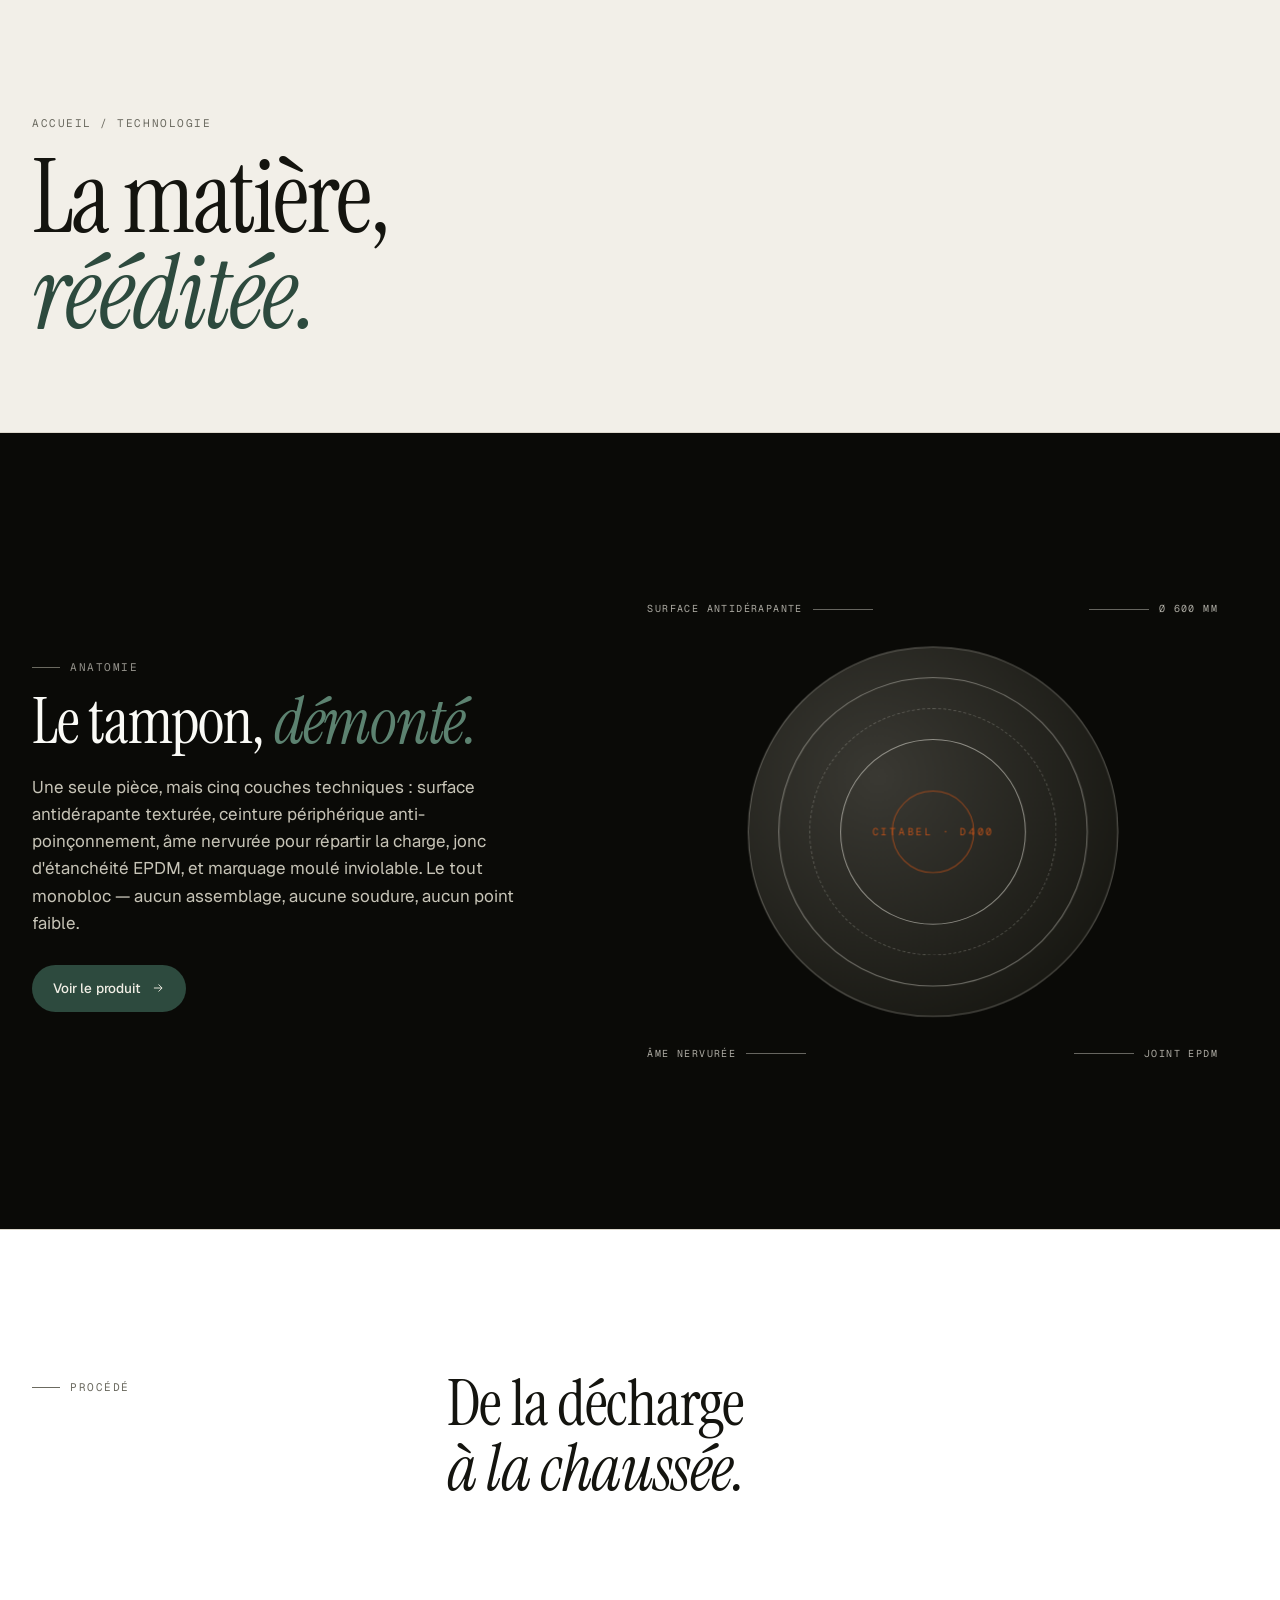
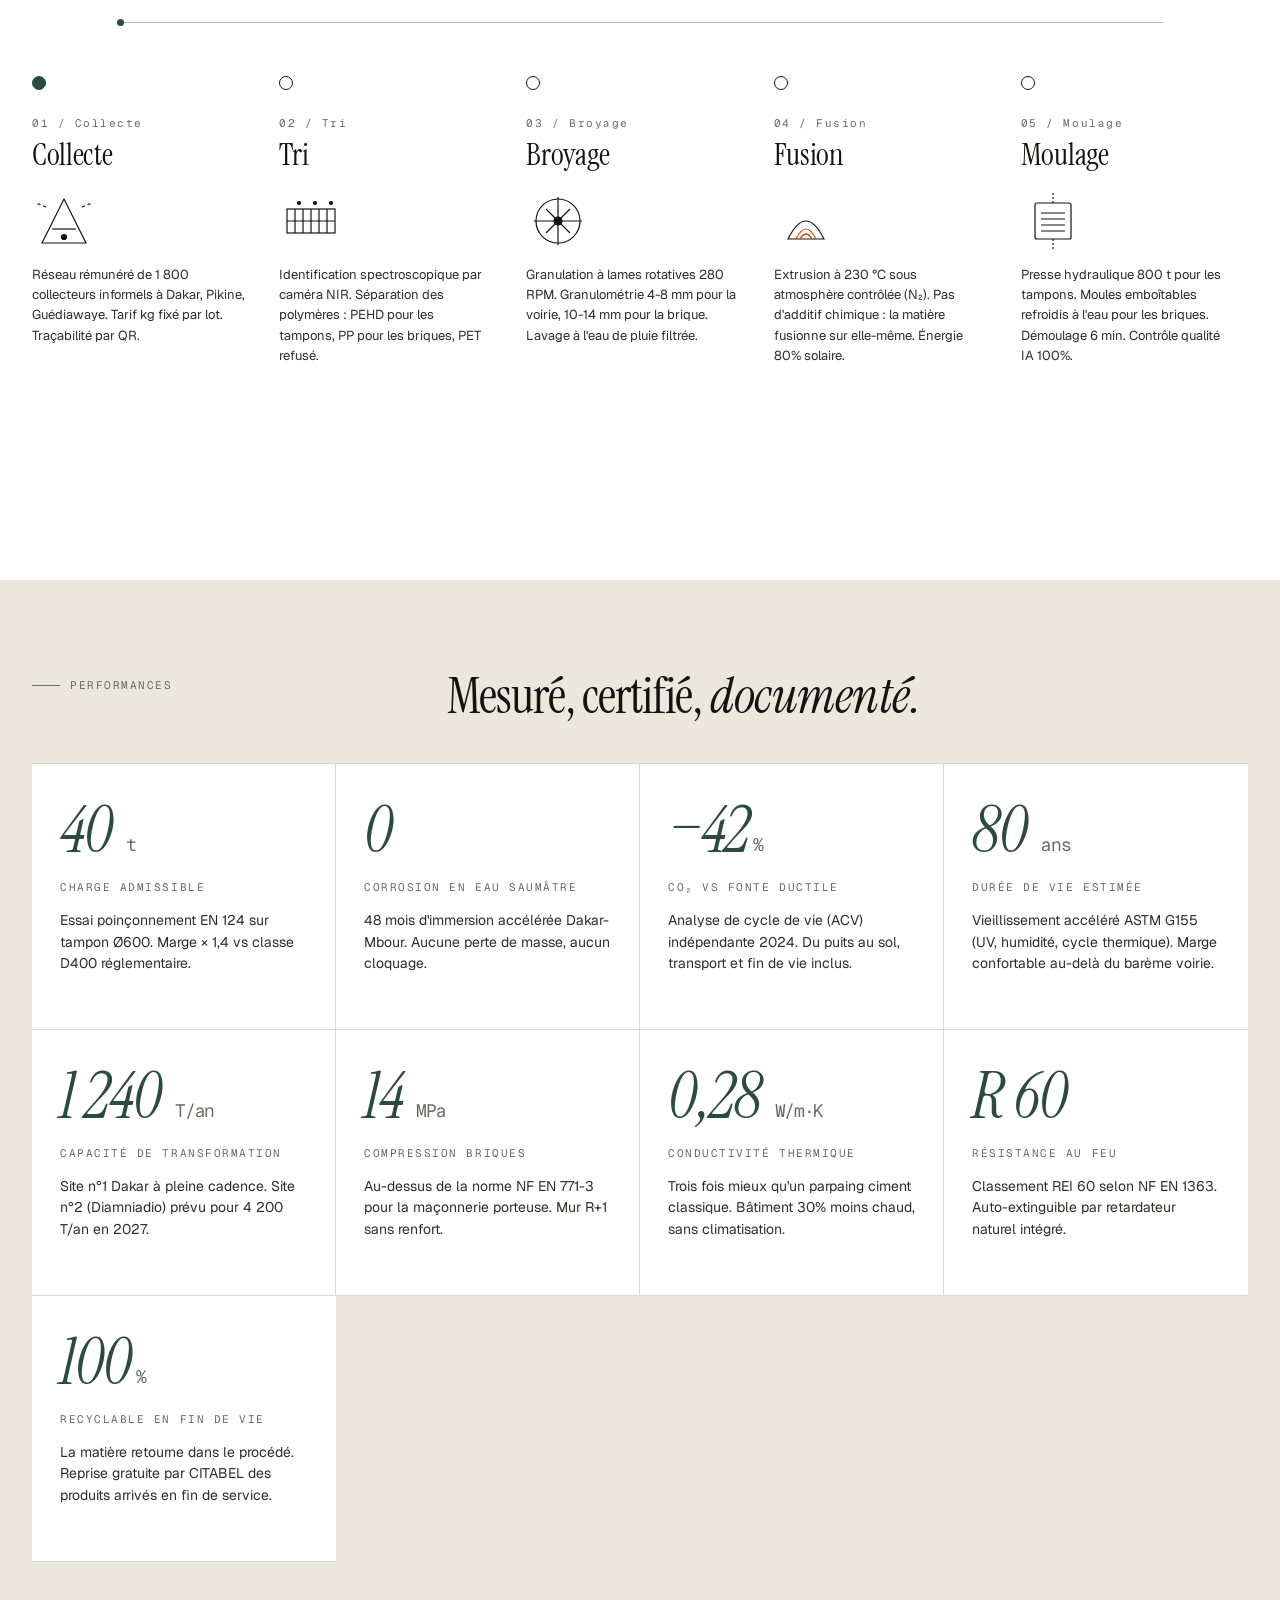
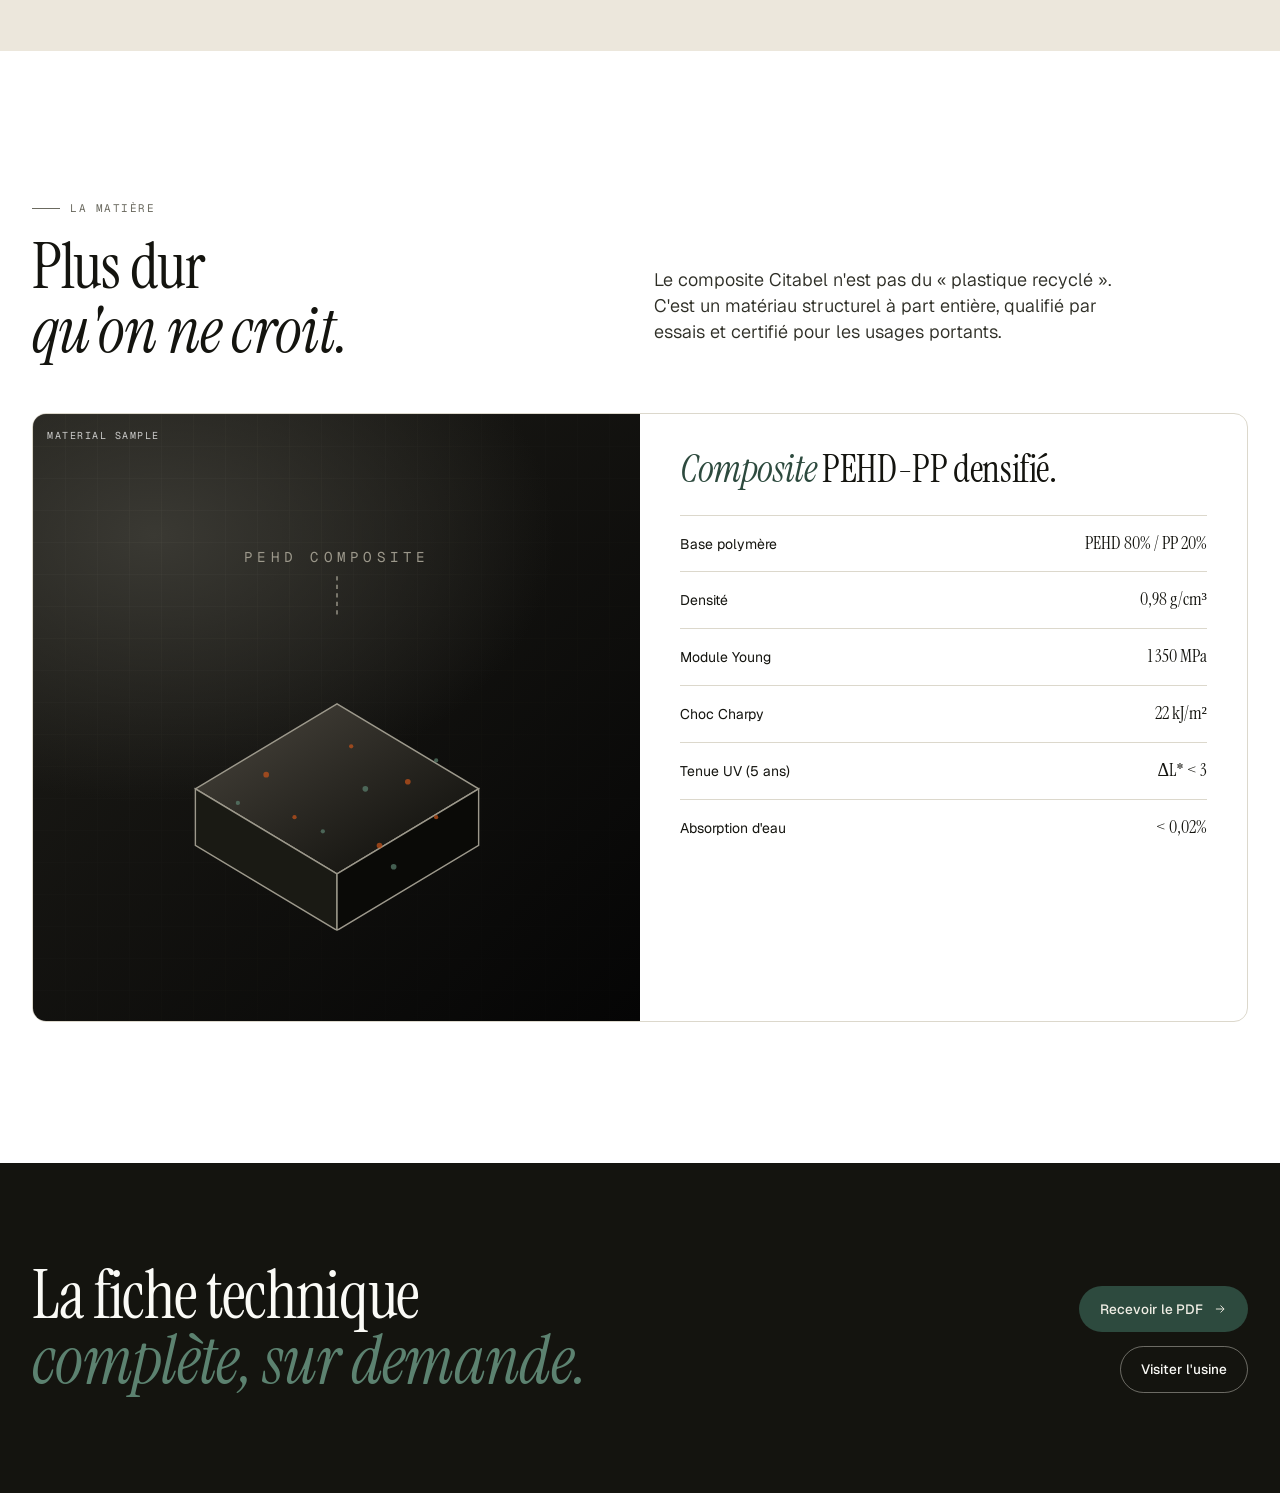
<file: technology.html>
﻿<!DOCTYPE html>
<html lang="fr">
<head>
<meta charset="utf-8" />
<title>CITABEL — Technologie & Innovation</title>
<meta name="viewport" content="width=device-width, initial-scale=1" />
<meta name="description" content="Procédé industriel CITABEL : collecte, tri spectroscopique, broyage, fusion, moulage haute pression. Performances techniques détaillées." />
<link rel="preconnect" href="https://fonts.googleapis.com" />
<link rel="preconnect" href="https://fonts.gstatic.com" crossorigin />
<link href="https://fonts.googleapis.com/css2?family=Geist:wght@300;400;500;600&family=Geist+Mono:wght@400;500&family=Instrument+Serif:ital@0;1&display=swap" rel="stylesheet" />
<link rel="stylesheet" href="assets/styles.css" />
<style>
  .page-head{
    padding: clamp(70px, 9vw, 130px) 0 clamp(50px, 7vw, 90px);
    border-bottom: 1px solid var(--line);
  }
  .page-head h1{
    font-family: var(--display);
    font-size: clamp(56px, 8vw, 140px);
    line-height: .94; letter-spacing: -.025em;
    margin: 18px 0 0;
  }
  .page-head h1 em{ font-style: italic; color: var(--green) }
  .breadcrumb{ font-family: var(--mono); font-size: 11px; letter-spacing:.14em; text-transform: uppercase; color: var(--ink-mute) }
  .breadcrumb a{ color: inherit; text-decoration: none }

  /* 3D rotating product */
  .stage{
    background: #0A0A07;
    color: #EFEDE5;
    padding: clamp(80px, 10vw, 140px) 0;
    border-bottom: 1px solid var(--line);
    overflow: hidden;
  }
  .stage__grid{
    display: grid; grid-template-columns: 1fr 1.2fr; gap: 60px; align-items: center;
  }
  .stage__copy h2{
    font-family: var(--display); font-size: clamp(40px, 5vw, 76px);
    line-height: 1; letter-spacing: -.02em; color: #FAFAF6;
    margin: 14px 0 20px;
  }
  .stage__copy h2 em{ font-style: italic; color: var(--green-bright) }
  .stage__copy p{ color: #C7C4B7; font-size: 17px; line-height:1.6; max-width: 46ch }

  .scene{
    position: relative;
    height: 540px;
    perspective: 1400px;
    perspective-origin: 50% 45%;
  }
  .product3d{
    position: absolute; inset: 0;
    transform-style: preserve-3d;
    animation: spin 24s linear infinite;
  }
  .product3d__layer{
    position: absolute; left: 50%; top: 50%;
    width: 360px; height: 360px;
    transform-style: preserve-3d;
    margin-left: -180px; margin-top: -180px;
  }
  .disc{
    position: absolute; inset: 0;
    border-radius: 50%;
    border: 1px solid rgba(240,237,227,.18);
  }
  /* stack of discs at different Z to give "thickness" */
  .disc--top{
    transform: translateZ(40px);
    background: radial-gradient(circle at 35% 35%, #3A3933, #0F0F0A);
    border: 1px solid rgba(240,237,227,.3);
  }
  .disc--bot{
    transform: translateZ(-40px);
    background: radial-gradient(circle at 35% 35%, #1A1A14, #050505);
    border: 1px solid rgba(240,237,227,.2);
  }
  .disc--ring{
    inset: 30px;
    border-radius: 50%;
    border: 1px solid rgba(240,237,227,.4);
  }
  .disc--side{
    inset: 0;
    border-radius: 50%;
    background: linear-gradient(180deg, transparent 49%, rgba(240,237,227,.1) 49% 51%, transparent 51%);
  }
  .product3d__rib{
    position: absolute; inset: 60px;
    border-radius: 50%; border: 1px dashed rgba(240,237,227,.25);
  }
  .label3d{
    position: absolute;
    transform: translateZ(42px);
    inset: 0; display:grid; place-items:center;
    font-family: var(--mono); font-size: 10px; letter-spacing: .25em;
    color: rgba(200,84,26,.9);
  }
  @keyframes spin {
    0% { transform: rotateX(60deg) rotateZ(0deg) }
    100% { transform: rotateX(60deg) rotateZ(360deg) }
  }

  /* dimension annotations */
  .anno{
    position: absolute;
    font-family: var(--mono); font-size: 10px; letter-spacing: .14em;
    text-transform: uppercase;
    color: rgba(240,237,227,.7);
    display: flex; align-items: center; gap: 10px;
  }
  .anno--tl{ top: 40px; left: 30px }
  .anno--tr{ top: 40px; right: 30px }
  .anno--bl{ bottom: 40px; left: 30px }
  .anno--br{ bottom: 40px; right: 30px }
  .anno__line{
    width: 60px; height: 1px; background: rgba(240,237,227,.4);
  }
  .anno--tr .anno__line, .anno--br .anno__line{ order: -1 }

  /* process timeline */
  .timeline{
    position: relative;
    padding: 60px 0;
  }
  .timeline__rail{
    position: absolute;
    left: 7%; right: 7%;
    top: 90px; height: 1px;
    background: var(--line-strong);
  }
  .timeline__rail::after{
    content: "";
    position: absolute; left: 0; top: -3px; width: 7px; height: 7px;
    border-radius: 50%; background: var(--green);
  }
  .timeline__grid{
    display: grid; grid-template-columns: repeat(5, 1fr);
    gap: 20px;
  }
  .tl-step{
    text-align: left;
    padding-right: 14px;
  }
  .tl-step__dot{
    width: 14px; height: 14px;
    border-radius: 50%;
    background: var(--paper);
    border: 1px solid var(--ink);
    margin: 84px 0 20px;
    position: relative;
    z-index: 2;
  }
  .tl-step__num{
    font-family: var(--mono); font-size: 11px; letter-spacing: .14em; color: var(--ink-mute);
  }
  .tl-step__title{
    font-family: var(--display); font-size: clamp(24px, 2.4vw, 36px);
    line-height: 1; margin-top: 6px; letter-spacing: -.01em;
  }
  .tl-step__desc{ font-size: 13px; color: var(--ink-soft); margin-top: 12px; line-height: 1.55 }
  .tl-step__svg{ width: 64px; height: 64px; margin-top: 18px; color: var(--ink) }
  .tl-step__svg svg{ width:100%; height:100% }

  @media (max-width: 960px){
    .stage__grid{ grid-template-columns: 1fr }
    .scene{ height: 420px }
    .timeline__grid{ grid-template-columns: 1fr 1fr; gap: 40px }
    .timeline__rail{ display: none }
    .tl-step__dot{ margin: 0 0 16px }
  }

  /* performance grid */
  .perf{
    display: grid; grid-template-columns: repeat(4, 1fr);
    gap: 0;
    border-top: 1px solid var(--line);
  }
  .perf__cell{
    padding: 36px 28px 40px;
    border-right: 1px solid var(--line);
    border-bottom: 1px solid var(--line);
    background: var(--paper);
  }
  .perf__cell:nth-child(4n){ border-right: 0 }
  .perf__cell:last-child{ border-right: 0 }
  .perf__num{
    font-family: var(--display);
    font-size: clamp(48px, 5vw, 80px);
    line-height: .95; letter-spacing: -.02em;
  }
  .perf__num em{ color: var(--green); font-style: italic }
  .perf__num small{ font-size: 18px; color: var(--ink-mute); font-style: normal; margin-left: 4px; font-family: var(--mono) }
  .perf__label{ font-family: var(--mono); font-size: 11px; letter-spacing:.14em; text-transform: uppercase; color: var(--ink-mute); margin: 18px 0 6px }
  .perf__desc{ font-size: 14px; color: var(--ink-soft); max-width: 30ch }
  @media (max-width: 900px){
    .perf{ grid-template-columns: 1fr 1fr }
    .perf__cell:nth-child(4n){ border-right: 1px solid var(--line) }
    .perf__cell:nth-child(2n){ border-right: 0 }
  }

  /* sample matter card */
  .matter{
    display: grid; grid-template-columns: 1fr 1fr; gap: 0;
    border: 1px solid var(--line); border-radius: var(--r-md);
    overflow: hidden;
    background: var(--paper);
  }
  .matter__visual{
    aspect-ratio: 1;
    position: relative;
  }
  .matter__visual .ph{ }
  .matter__body{
    padding: 36px 40px;
  }
  .matter__body h3{ font-family: var(--display); font-size: clamp(28px, 3vw, 44px); line-height: 1; letter-spacing: -.01em }
  .matter__body h3 em{ color: var(--green); font-style: italic }
  .matter__body ul{ list-style: none; padding: 0; margin: 26px 0 0 }
  .matter__body li{
    padding: 14px 0;
    border-top: 1px solid var(--line);
    display: grid; grid-template-columns: 1fr auto; gap: 12px; align-items: baseline;
    font-size: 14px;
  }
  .matter__body li b{
    font-family: var(--display); font-weight: 400; font-size: 18px;
  }
  @media (max-width: 800px){
    .matter{ grid-template-columns: 1fr }
  }
</style>
<link rel="icon" href="/assets/favicon.svg" type="image/svg+xml" />
<link rel="manifest" href="/manifest.webmanifest" />
<meta name="theme-color" content="#14140F" /></head>
<body data-page="technology">
<div data-slot="nav"></div>

<!-- ============ PAGE HEAD ============ -->
<section class="page-head">
  <div class="wrap">
    <nav class="breadcrumb"><a href="index.html" data-fr="Accueil" data-en="Home">Accueil</a> / <span data-fr="Technologie" data-en="Technology">Technologie</span></nav>
    <h1 class="rv"><span data-fr="La matière," data-en="The matter,">La matière,</span><br/><em data-fr="rééditée." data-en="reissued.">rééditée.</em></h1>
  </div>
</section>

<!-- ============ 3D STAGE ============ -->
<section class="stage">
  <div class="wrap">
    <div class="stage__grid">
      <div class="stage__copy rv">
        <span class="eyebrow" style="color: rgba(240,237,227,.6)">
          <span data-fr="Anatomie" data-en="Anatomy">Anatomie</span>
        </span>
        <h2><span data-fr="Le tampon," data-en="The cover,">Le tampon,</span> <em data-fr="démonté." data-en="exploded.">démonté.</em></h2>
        <p data-fr="Une seule pièce, mais cinq couches techniques : surface antidérapante texturée, ceinture périphérique anti-poinçonnement, âme nervurée pour répartir la charge, jonc d'étanchéité EPDM, et marquage moulé inviolable. Le tout monobloc — aucun assemblage, aucune soudure, aucun point faible." data-en="A single part, but five technical layers: textured anti-slip surface, perimeter anti-puncture belt, ribbed core that distributes load, EPDM sealing bead, and tamper-proof moulded marking. All monolithic — no assembly, no welding, no weak point.">
          Une seule pièce, mais cinq couches techniques : surface antidérapante texturée, ceinture périphérique anti-poinçonnement, âme nervurée pour répartir la charge, jonc d'étanchéité EPDM, et marquage moulé inviolable. Le tout monobloc — aucun assemblage, aucune soudure, aucun point faible.
        </p>
        <div style="margin-top: 28px; display:flex; gap: 12px; flex-wrap:wrap">
          <a class="btn btn--green" href="solutions.html#tampons">
            <span data-fr="Voir le produit" data-en="See product">Voir le produit</span>
            <svg viewBox="0 0 24 24" fill="none"><path d="M5 12h14M13 6l6 6-6 6" stroke="currentColor" stroke-width="1.6"/></svg>
          </a>
        </div>
      </div>

      <div class="scene rv rv-1">
        <div class="anno anno--tl">
          <span data-fr="Surface antidérapante" data-en="Anti-slip surface">Surface antidérapante</span><span class="anno__line"></span>
        </div>
        <div class="anno anno--tr">
          <span class="anno__line"></span><span>Ø 600 mm</span>
        </div>
        <div class="anno anno--bl">
          <span data-fr="Âme nervurée" data-en="Ribbed core">Âme nervurée</span><span class="anno__line"></span>
        </div>
        <div class="anno anno--br">
          <span class="anno__line"></span><span data-fr="Joint EPDM" data-en="EPDM seal">Joint EPDM</span>
        </div>
        <div class="product3d" aria-hidden="true">
          <div class="product3d__layer">
            <div class="disc disc--bot"></div>
            <div class="disc disc--side"></div>
            <div class="disc disc--top"></div>
            <div class="product3d__rib" style="transform: translateZ(42px)"></div>
            <div class="disc disc--ring" style="transform: translateZ(43px)"></div>
            <div class="disc" style="inset: 90px; transform: translateZ(44px); border:1px solid rgba(240,237,227,.5)"></div>
            <div class="disc" style="inset: 140px; transform: translateZ(45px); border:1px solid rgba(200,84,26,.7)"></div>
            <div class="label3d">CITABEL · D400</div>
          </div>
        </div>
      </div>
    </div>
  </div>
</section>

<!-- ============ PROCESS TIMELINE ============ -->
<section class="section section--paper">
  <div class="wrap">
    <div class="grid-12" style="margin-bottom: 30px">
      <div class="col-span-4 rv"><span class="eyebrow"><span data-fr="Procédé" data-en="Process">Procédé</span></span></div>
      <div class="col-span-8 rv rv-1">
        <h2 class="display" style="font-size: clamp(40px, 5vw, 80px); line-height:1.02">
          <span data-fr="De la décharge" data-en="From the landfill">De la décharge</span><br/>
          <em data-fr="à la chaussée." data-en="to the carriageway.">à la chaussée.</em>
        </h2>
      </div>
    </div>

    <div class="timeline rv rv-2">
      <div class="timeline__rail"></div>
      <div class="timeline__grid">
        <div class="tl-step">
          <div class="tl-step__dot" style="background: var(--green); border-color: var(--green)"></div>
          <span class="tl-step__num">01 / Collecte</span>
          <h3 class="tl-step__title" data-fr="Collecte" data-en="Collection">Collecte</h3>
          <div class="tl-step__svg">
            <svg viewBox="0 0 64 64" fill="none" stroke="currentColor" stroke-width="1.2">
              <path d="M10 54 L32 10 L54 54 Z"/>
              <path d="M20 40 L44 40"/>
              <circle cx="32" cy="48" r="2.5" fill="currentColor"/>
              <path d="M14 18 L4 14 M50 18 L60 14" stroke-dasharray="3 3"/>
            </svg>
          </div>
          <p class="tl-step__desc" data-fr="Réseau rémunéré de 1 800 collecteurs informels à Dakar, Pikine, Guédiawaye. Tarif kg fixé par lot. Traçabilité par QR." data-en="Paid network of 1,800 informal collectors across Dakar, Pikine, Guédiawaye. Kilo rate fixed per batch. QR traceability.">
            Réseau rémunéré de 1 800 collecteurs informels à Dakar, Pikine, Guédiawaye. Tarif kg fixé par lot. Traçabilité par QR.
          </p>
        </div>

        <div class="tl-step">
          <div class="tl-step__dot"></div>
          <span class="tl-step__num">02 / Tri</span>
          <h3 class="tl-step__title" data-fr="Tri" data-en="Sorting">Tri</h3>
          <div class="tl-step__svg">
            <svg viewBox="0 0 64 64" fill="none" stroke="currentColor" stroke-width="1.2">
              <rect x="8" y="20" width="48" height="24"/>
              <path d="M8 32 L56 32"/>
              <path d="M16 20 L16 44 M24 20 L24 44 M32 20 L32 44 M40 20 L40 44 M48 20 L48 44"/>
              <circle cx="20" cy="14" r="1.5" fill="currentColor"/>
              <circle cx="36" cy="14" r="1.5" fill="currentColor"/>
              <circle cx="52" cy="14" r="1.5" fill="currentColor"/>
            </svg>
          </div>
          <p class="tl-step__desc" data-fr="Identification spectroscopique par caméra NIR. Séparation des polymères : PEHD pour les tampons, PP pour les briques, PET refusé." data-en="NIR-camera spectroscopic ID. Polymer separation: HDPE for covers, PP for bricks, PET rejected.">
            Identification spectroscopique par caméra NIR. Séparation des polymères : PEHD pour les tampons, PP pour les briques, PET refusé.
          </p>
        </div>

        <div class="tl-step">
          <div class="tl-step__dot"></div>
          <span class="tl-step__num">03 / Broyage</span>
          <h3 class="tl-step__title" data-fr="Broyage" data-en="Shredding">Broyage</h3>
          <div class="tl-step__svg">
            <svg viewBox="0 0 64 64" fill="none" stroke="currentColor" stroke-width="1.2">
              <circle cx="32" cy="32" r="22"/>
              <path d="M20 20 L44 44 M44 20 L20 44 M32 8 L32 56 M8 32 L56 32"/>
              <circle cx="32" cy="32" r="4" fill="currentColor"/>
            </svg>
          </div>
          <p class="tl-step__desc" data-fr="Granulation à lames rotatives 280 RPM. Granulométrie 4-8 mm pour la voirie, 10-14 mm pour la brique. Lavage à l'eau de pluie filtrée." data-en="280 RPM rotary-blade granulation. 4-8 mm grain for roadworks, 10-14 mm for bricks. Washing with filtered rainwater.">
            Granulation à lames rotatives 280 RPM. Granulométrie 4-8 mm pour la voirie, 10-14 mm pour la brique. Lavage à l'eau de pluie filtrée.
          </p>
        </div>

        <div class="tl-step">
          <div class="tl-step__dot"></div>
          <span class="tl-step__num">04 / Fusion</span>
          <h3 class="tl-step__title" data-fr="Fusion" data-en="Fusion">Fusion</h3>
          <div class="tl-step__svg">
            <svg viewBox="0 0 64 64" fill="none" stroke="currentColor" stroke-width="1.2">
              <path d="M14 50 Q32 14, 50 50 Z"/>
              <path d="M22 50 Q32 30, 42 50" stroke="#C8541A"/>
              <path d="M26 50 Q32 40, 38 50" stroke="#C8541A" stroke-width="1.5"/>
            </svg>
          </div>
          <p class="tl-step__desc" data-fr="Extrusion à 230 °C sous atmosphère contrôlée (N₂). Pas d'additif chimique : la matière fusionne sur elle-même. Énergie 80% solaire." data-en="Extrusion at 230 °C under N₂ atmosphere. Zero chemical additive: the matter fuses on itself. Energy 80% solar.">
            Extrusion à 230 °C sous atmosphère contrôlée (N₂). Pas d'additif chimique : la matière fusionne sur elle-même. Énergie 80% solaire.
          </p>
        </div>

        <div class="tl-step">
          <div class="tl-step__dot"></div>
          <span class="tl-step__num">05 / Moulage</span>
          <h3 class="tl-step__title" data-fr="Moulage" data-en="Moulding">Moulage</h3>
          <div class="tl-step__svg">
            <svg viewBox="0 0 64 64" fill="none" stroke="currentColor" stroke-width="1.2">
              <rect x="14" y="14" width="36" height="36" rx="2"/>
              <path d="M20 24 L44 24 M20 30 L44 30 M20 36 L44 36 M20 42 L44 42"/>
              <path d="M32 4 L32 14 M32 50 L32 60" stroke-dasharray="2 2"/>
            </svg>
          </div>
          <p class="tl-step__desc" data-fr="Presse hydraulique 800 t pour les tampons. Moules emboîtables refroidis à l'eau pour les briques. Démoulage 6 min. Contrôle qualité IA 100%." data-en="800 t hydraulic press for covers. Water-cooled interlocking moulds for bricks. Demoulding in 6 min. 100% AI quality control.">
            Presse hydraulique 800 t pour les tampons. Moules emboîtables refroidis à l'eau pour les briques. Démoulage 6 min. Contrôle qualité IA 100%.
          </p>
        </div>
      </div>
    </div>
  </div>
</section>

<!-- ============ PERFORMANCE ============ -->
<section class="section section--warm section--tight">
  <div class="wrap">
    <div class="grid-12" style="margin-bottom: 40px">
      <div class="col-span-4 rv"><span class="eyebrow"><span data-fr="Performances" data-en="Performance">Performances</span></span></div>
      <div class="col-span-8 rv rv-1">
        <h2 class="display" style="font-size: clamp(36px, 4vw, 60px); line-height:1.05">
          <span data-fr="Mesuré, certifié," data-en="Measured, certified,">Mesuré, certifié,</span>
          <em data-fr="documenté." data-en="documented.">documenté.</em>
        </h2>
      </div>
    </div>

    <div class="perf rv rv-2">
      <div class="perf__cell">
        <div class="perf__num"><em>40</em><small> t</small></div>
        <div class="perf__label" data-fr="Charge admissible" data-en="Load capacity">Charge admissible</div>
        <p class="perf__desc" data-fr="Essai poinçonnement EN 124 sur tampon Ø600. Marge × 1,4 vs classe D400 réglementaire." data-en="EN 124 puncture test on Ø600 cover. ×1.4 safety margin vs regulatory D400 class.">Essai poinçonnement EN 124 sur tampon Ø600. Marge × 1,4 vs classe D400 réglementaire.</p>
      </div>
      <div class="perf__cell">
        <div class="perf__num"><em>0</em></div>
        <div class="perf__label" data-fr="Corrosion en eau saumâtre" data-en="Corrosion in brackish water">Corrosion en eau saumâtre</div>
        <p class="perf__desc" data-fr="48 mois d'immersion accélérée Dakar-Mbour. Aucune perte de masse, aucun cloquage." data-en="48 months accelerated immersion Dakar-Mbour. Zero mass loss, zero blistering.">48 mois d'immersion accélérée Dakar-Mbour. Aucune perte de masse, aucun cloquage.</p>
      </div>
      <div class="perf__cell">
        <div class="perf__num"><em>−42</em><small>%</small></div>
        <div class="perf__label" data-fr="CO₂ vs fonte ductile" data-en="CO₂ vs ductile iron">CO₂ vs fonte ductile</div>
        <p class="perf__desc" data-fr="Analyse de cycle de vie (ACV) indépendante 2024. Du puits au sol, transport et fin de vie inclus." data-en="Independent 2024 life-cycle analysis. Well-to-soil, transport and end-of-life included.">Analyse de cycle de vie (ACV) indépendante 2024. Du puits au sol, transport et fin de vie inclus.</p>
      </div>
      <div class="perf__cell">
        <div class="perf__num"><em>80</em><small> ans</small></div>
        <div class="perf__label" data-fr="Durée de vie estimée" data-en="Estimated lifespan">Durée de vie estimée</div>
        <p class="perf__desc" data-fr="Vieillissement accéléré ASTM G155 (UV, humidité, cycle thermique). Marge confortable au-delà du barème voirie." data-en="Accelerated ageing ASTM G155 (UV, humidity, thermal cycling). Comfortable margin beyond roadworks reference.">Vieillissement accéléré ASTM G155 (UV, humidité, cycle thermique). Marge confortable au-delà du barème voirie.</p>
      </div>
      <div class="perf__cell">
        <div class="perf__num"><em>1 240</em><small> T/an</small></div>
        <div class="perf__label" data-fr="Capacité de transformation" data-en="Transformation capacity">Capacité de transformation</div>
        <p class="perf__desc" data-fr="Site n°1 Dakar à pleine cadence. Site n°2 (Diamniadio) prévu pour 4 200 T/an en 2027." data-en="Plant n°1 Dakar at full pace. Plant n°2 (Diamniadio) projected at 4,200 T/y in 2027.">Site n°1 Dakar à pleine cadence. Site n°2 (Diamniadio) prévu pour 4 200 T/an en 2027.</p>
      </div>
      <div class="perf__cell">
        <div class="perf__num"><em>14</em><small> MPa</small></div>
        <div class="perf__label" data-fr="Compression briques" data-en="Brick compression">Compression briques</div>
        <p class="perf__desc" data-fr="Au-dessus de la norme NF EN 771-3 pour la maçonnerie porteuse. Mur R+1 sans renfort." data-en="Above the NF EN 771-3 standard for load-bearing masonry. R+1 wall without reinforcement.">Au-dessus de la norme NF EN 771-3 pour la maçonnerie porteuse. Mur R+1 sans renfort.</p>
      </div>
      <div class="perf__cell">
        <div class="perf__num"><em>0,28</em><small> W/m·K</small></div>
        <div class="perf__label" data-fr="Conductivité thermique" data-en="Thermal conductivity">Conductivité thermique</div>
        <p class="perf__desc" data-fr="Trois fois mieux qu'un parpaing ciment classique. Bâtiment 30% moins chaud, sans climatisation." data-en="Three times better than a conventional cement block. 30% cooler building, without A/C.">Trois fois mieux qu'un parpaing ciment classique. Bâtiment 30% moins chaud, sans climatisation.</p>
      </div>
      <div class="perf__cell">
        <div class="perf__num"><em>R 60</em></div>
        <div class="perf__label" data-fr="Résistance au feu" data-en="Fire resistance">Résistance au feu</div>
        <p class="perf__desc" data-fr="Classement REI 60 selon NF EN 1363. Auto-extinguible par retardateur naturel intégré." data-en="REI 60 rating per NF EN 1363. Self-extinguishing thanks to integrated natural retardant.">Classement REI 60 selon NF EN 1363. Auto-extinguible par retardateur naturel intégré.</p>
      </div>
      <div class="perf__cell">
        <div class="perf__num"><em>100</em><small>%</small></div>
        <div class="perf__label" data-fr="Recyclable en fin de vie" data-en="Recyclable end-of-life">Recyclable en fin de vie</div>
        <p class="perf__desc" data-fr="La matière retourne dans le procédé. Reprise gratuite par CITABEL des produits arrivés en fin de service." data-en="The matter goes back into the process. Free take-back by CITABEL of products at end-of-service.">La matière retourne dans le procédé. Reprise gratuite par CITABEL des produits arrivés en fin de service.</p>
      </div>
    </div>
  </div>
</section>

<!-- ============ MATTER CARD ============ -->
<section class="section section--paper">
  <div class="wrap">
    <div class="grid-12" style="margin-bottom: 50px">
      <div class="col-span-6 rv">
        <span class="eyebrow"><span data-fr="La matière" data-en="The matter">La matière</span></span>
        <h2 class="display" style="font-size: clamp(40px, 5vw, 76px); line-height: 1; margin-top: 18px">
          <span data-fr="Plus dur" data-en="Harder">Plus dur</span><br/>
          <em data-fr="qu'on ne croit." data-en="than you think.">qu'on ne croit.</em>
        </h2>
      </div>
      <div class="col-span-5 col-start-8 rv rv-1" style="align-self: end">
        <p class="lede" data-fr="Le composite Citabel n'est pas du « plastique recyclé ». C'est un matériau structurel à part entière, qualifié par essais et certifié pour les usages portants." data-en="The Citabel composite isn't 'recycled plastic'. It is a fully structural material, qualified by testing and certified for load-bearing uses.">
          Le composite Citabel n'est pas du « plastique recyclé ». C'est un matériau structurel à part entière, qualifié par essais et certifié pour les usages portants.
        </p>
      </div>
    </div>

    <div class="matter rv rv-2">
      <div class="matter__visual">
        <div class="ph ph--ink ph--grid" data-label="MATERIAL SAMPLE"></div>
        <svg style="width:70%; height: 70%; position:absolute; left:50%; top:50%; transform:translate(-50%,-50%)" viewBox="0 0 300 300" aria-hidden="true">
          <!-- iso block -->
          <defs>
            <linearGradient id="mat" x1="0" y1="0" x2="1" y2="1">
              <stop offset="0" stop-color="#4A463E"/>
              <stop offset="1" stop-color="#0A0A07"/>
            </linearGradient>
          </defs>
          <g stroke="#9C988B" stroke-width="1">
            <path d="M50 200 L150 140 L250 200 L150 260 Z" fill="url(#mat)"/>
            <path d="M50 200 L50 240 L150 300 L150 260 Z" fill="#1A1A14"/>
            <path d="M250 200 L250 240 L150 300 L150 260 Z" fill="#0A0A07"/>
          </g>
          <!-- speckled fragments -->
          <g fill="#C8541A" opacity=".7">
            <circle cx="100" cy="190" r="2"/>
            <circle cx="160" cy="170" r="1.5"/>
            <circle cx="200" cy="195" r="2"/>
            <circle cx="120" cy="220" r="1.5"/>
            <circle cx="180" cy="240" r="2"/>
            <circle cx="220" cy="220" r="1.5"/>
          </g>
          <g fill="#5C8270" opacity=".7">
            <circle cx="80" cy="210" r="1.5"/>
            <circle cx="170" cy="200" r="2"/>
            <circle cx="220" cy="180" r="1.5"/>
            <circle cx="140" cy="230" r="1.5"/>
            <circle cx="190" cy="255" r="2"/>
          </g>
          <text x="150" y="40" text-anchor="middle" font-family="Geist Mono" font-size="10" letter-spacing="3" fill="#9C988B">PEHD COMPOSITE</text>
          <line x1="150" y1="50" x2="150" y2="80" stroke="#9C988B" stroke-dasharray="3 3"/>
        </svg>
      </div>
      <div class="matter__body">
        <h3><em data-fr="Composite" data-en="Composite">Composite</em> <span data-fr="PEHD-PP densifié." data-en="HDPE-PP densified.">PEHD-PP densifié.</span></h3>
        <ul>
          <li><span data-fr="Base polymère" data-en="Polymer base">Base polymère</span><b>PEHD 80% / PP 20%</b></li>
          <li><span data-fr="Densité" data-en="Density">Densité</span><b>0,98 g/cm³</b></li>
          <li><span data-fr="Module Young" data-en="Young's modulus">Module Young</span><b>1 350 MPa</b></li>
          <li><span data-fr="Choc Charpy" data-en="Charpy impact">Choc Charpy</span><b>22 kJ/m²</b></li>
          <li><span data-fr="Tenue UV (5 ans)" data-en="UV resistance (5y)">Tenue UV (5 ans)</span><b>ΔL* &lt; 3</b></li>
          <li><span data-fr="Absorption d'eau" data-en="Water absorption">Absorption d'eau</span><b>&lt; 0,02%</b></li>
        </ul>
      </div>
    </div>
  </div>
</section>

<!-- ============ CTA ============ -->
<section class="section--ink section section--tight" style="padding: 100px 0">
  <div class="wrap">
    <div class="grid-12" style="align-items: end">
      <div class="col-span-8 rv">
        <h2 class="display" style="font-size: clamp(40px, 5.2vw, 88px); line-height:.98; color: #FAFAF6">
          <span data-fr="La fiche technique" data-en="The full technical brief">La fiche technique</span><br/>
          <em style="color: var(--green-bright)" data-fr="complète, sur demande." data-en="— upon request.">complète, sur demande.</em>
        </h2>
      </div>
      <div class="col-span-4 rv rv-1" style="display:flex; flex-direction:column; align-items:flex-end; gap: 14px">
        <a class="btn btn--green" href="contact.html#devis"><span data-fr="Recevoir le PDF" data-en="Get the PDF">Recevoir le PDF</span><svg viewBox="0 0 24 24" fill="none"><path d="M5 12h14M13 6l6 6-6 6" stroke="currentColor" stroke-width="1.6"/></svg></a>
        <a class="btn btn--ghost" style="border-color: rgba(240,237,227,.4); color: #FAFAF6" href="about.html"><span data-fr="Visiter l'usine" data-en="Visit the plant">Visiter l'usine</span></a>
      </div>
    </div>
  </div>
</section>

<div data-slot="footer"></div>

<script src="assets/partials.js"></script>
<script>Citabel.mountChrome({page: 'technology'});</script>
<script src="assets/site.js"></script>
</body>
</html>
</file>
<file: assets/styles.css>
:root{
  /* surface */
  --bg: #F2EFE8;            /* warm stone */
  --bg-warm: #ECE7DC;       /* deeper stone */
  --bg-pure: #FAFAF6;       /* near white */
  --paper: #FFFFFF;
  --ink: #14140F;
  --ink-soft: #2E2E26;
  --ink-mute: #6B6A60;
  --ink-faint: #9A998E;
  --line: #DCD8CC;
  --line-strong: #BCB7A8;

  /* accents */
  --green: #2D4A3E;         /* botanical / forest */
  --green-bright: #5C8270;
  --green-pale: #C9D6CD;
  --orange: #C8541A;        /* industrial — rare */
  --clay: #9C5A2F;

  /* type */
  --display: "Instrument Serif", "Times New Roman", serif;
  --sans: "Geist", "Inter", system-ui, -apple-system, sans-serif;
  --mono: "Geist Mono", "JetBrains Mono", ui-monospace, monospace;

  /* radius / motion */
  --r-sm: 6px;
  --r-md: 14px;
  --ease: cubic-bezier(.2,.7,.2,1);

  /* layout */
  --gutter: 32px;
  --maxw: 1440px;
}

*{box-sizing:border-box}
html,body{margin:0;padding:0}
html{scroll-behavior:smooth}
body{
  font-family: var(--sans);
  background: var(--bg);
  color: var(--ink);
  -webkit-font-smoothing: antialiased;
  text-rendering: optimizeLegibility;
  font-size: 16px;
  line-height: 1.55;
  font-feature-settings: "ss01","cv11";
}

/* ---------- type scale ---------- */
.display{
  font-family: var(--display);
  font-weight: 400;
  letter-spacing: -0.02em;
  line-height: .96;
  font-style: normal;
}
.display em, .ital{ font-style: italic; font-weight:400; letter-spacing:-0.01em }

h1,h2,h3,h4{ margin:0; font-weight:400; letter-spacing:-0.01em }
.eyebrow{
  font-family: var(--mono);
  font-size: 11px;
  letter-spacing: .14em;
  text-transform: uppercase;
  color: var(--ink-mute);
  display: inline-flex; align-items:center; gap:10px;
}
.eyebrow::before{
  content:""; width: 28px; height:1px; background: var(--ink-mute);
}
.kicker{
  font-family: var(--mono);
  font-size: 11px;
  letter-spacing: .14em;
  text-transform: uppercase;
  color: var(--ink-mute);
}
.lede{
  font-size: clamp(18px, 1.4vw, 22px);
  line-height: 1.45;
  color: var(--ink-soft);
  font-weight: 350;
  max-width: 58ch;
}

/* ---------- layout ---------- */
.wrap{
  max-width: var(--maxw);
  margin: 0 auto;
  padding: 0 var(--gutter);
}
.section{ padding: clamp(80px, 11vw, 160px) 0; position: relative; }
.section--tight{ padding: clamp(60px, 7vw, 110px) 0 }
.section--paper{ background: var(--paper) }
.section--warm{ background: var(--bg-warm) }
.section--ink{ background: var(--ink); color: #EFEDE5 }
.section--ink .eyebrow{ color: #B7B4A7 }
.section--ink .eyebrow::before{ background:#B7B4A7 }
.section--ink .lede{ color:#C9C6BA }

.grid-12{
  display: grid;
  grid-template-columns: repeat(12, 1fr);
  column-gap: 28px;
  row-gap: 40px;
}

/* ---------- top nav ---------- */
.nav{
  position: sticky; top: 0; z-index: 50;
  background: color-mix(in oklab, var(--bg) 84%, transparent);
  backdrop-filter: blur(14px) saturate(140%);
  -webkit-backdrop-filter: blur(14px) saturate(140%);
  border-bottom: 1px solid color-mix(in oklab, var(--line) 70%, transparent);
}
.nav__inner{
  max-width: var(--maxw); margin: 0 auto;
  padding: 16px var(--gutter);
  display: grid; grid-template-columns: auto 1fr auto; align-items: center;
  gap: 32px;
}
.brand{
  display: inline-flex; align-items: center; gap: 12px;
  text-decoration: none; color: var(--ink);
}
.brand__mark{
  width: 28px; height: 28px;
  display:grid; place-items:center;
}
.brand__mark svg{ width:100%; height:100% }
.brand__name{
  font-family: var(--display);
  font-size: 22px;
  letter-spacing: .04em;
  line-height: 1;
}
.brand__name sup{ font-family: var(--mono); font-size:9px; vertical-align: super; color:var(--ink-mute); margin-left:6px; letter-spacing:.1em }

.menu{
  display: flex; gap: 6px; justify-content: center; flex-wrap: wrap;
}
.menu a{
  font-family: var(--sans);
  font-size: 13.5px;
  font-weight: 450;
  color: var(--ink-soft);
  text-decoration: none;
  padding: 8px 14px;
  border-radius: 999px;
  transition: background .2s var(--ease), color .2s var(--ease);
  letter-spacing: .005em;
}
.menu a:hover{ background: rgba(20,20,15,.06) }
.menu a.is-active{ color: var(--ink); background: rgba(20,20,15,.08) }

.nav__cta{
  display:flex; align-items:center; gap: 10px;
}

/* ---------- buttons ---------- */
.btn{
  display: inline-flex; align-items:center; gap: 10px;
  font-family: var(--sans);
  font-size: 13.5px; font-weight: 500;
  padding: 12px 20px;
  border-radius: 999px;
  border: 1px solid transparent;
  text-decoration: none;
  cursor: pointer;
  transition: all .25s var(--ease);
  letter-spacing: .005em;
  background: none; color: var(--ink);
}
.btn svg{ width:14px; height:14px }
.btn--primary{
  background: var(--ink); color: #FAFAF6;
}
.btn--primary:hover{ background: var(--green); transform: translateY(-1px) }
.btn--ghost{
  border-color: var(--line-strong); color: var(--ink);
}
.btn--ghost:hover{ background: var(--ink); color: #FAFAF6; border-color: var(--ink) }
.btn--green{
  background: var(--green); color: #F0EEE5;
}
.btn--green:hover{ background: #1F362C }
.btn--text{
  padding: 6px 0; gap: 14px;
  border-bottom: 1px solid var(--line-strong);
  border-radius: 0;
}
.btn--text:hover{ border-color: var(--ink); gap: 18px }

.lang{
  display: inline-flex; align-items: center;
  font-family: var(--mono); font-size: 11px; letter-spacing: .14em;
  color: var(--ink-mute);
  border: 1px solid var(--line-strong);
  border-radius: 999px;
  padding: 6px 4px;
  gap: 2px;
}
.lang button{
  background: none; border: 0; cursor: pointer;
  font: inherit; color: var(--ink-mute);
  padding: 4px 10px; border-radius: 999px;
}
.lang button.is-on{ background: var(--ink); color: #FAFAF6 }

/* ---------- footer ---------- */
.foot{
  background: var(--ink); color: #C7C4B7;
  padding: 100px 0 36px;
}
.foot a{ color: #EFEDE5; text-decoration: none }
.foot a:hover{ color: var(--green-bright) }
.foot__grid{
  display: grid;
  grid-template-columns: 2fr 1fr 1fr 1fr;
  gap: 48px;
  padding-bottom: 60px;
  border-bottom: 1px solid #2D2D26;
}
.foot__brand{
  font-family: var(--display); font-size: clamp(40px, 5vw, 72px);
  line-height: .95;
  color: #FAFAF6;
  letter-spacing: -.02em;
}
.foot__brand em{ color: var(--green-bright); font-style: italic }
.foot h5{
  font-family: var(--mono); font-size: 10px; letter-spacing:.18em;
  text-transform: uppercase; color: #8A8779;
  margin: 0 0 18px;
  font-weight: 400;
}
.foot ul{ list-style:none; padding:0; margin:0; display:grid; gap:10px; font-size: 14px }
.foot__base{
  display: flex; justify-content: space-between; padding-top: 24px;
  font-family: var(--mono); font-size: 11px; letter-spacing:.1em; color:#8A8779;
  text-transform: uppercase;
}

/* ---------- hero ---------- */
.hero{
  position: relative;
  padding: clamp(60px, 8vw, 100px) 0 0;
  overflow: hidden;
}
.hero__title{
  font-family: var(--display);
  font-size: clamp(64px, 9vw, 168px);
  line-height: .92;
  letter-spacing: -.025em;
  margin: 0;
  font-weight: 400;
}
.hero__title em{ font-style: italic; color: var(--green) }
.hero__row{
  display: grid; grid-template-columns: 1.4fr 1fr;
  gap: 60px; align-items: end;
  margin-top: 40px;
}
.hero__visual{
  position: relative;
  margin-top: 60px;
  aspect-ratio: 16/9;
  background: #1A1A14;
  border-radius: var(--r-md);
  overflow: hidden;
  box-shadow: 0 30px 60px -20px rgba(20,20,15,.25);
}
.hero__visual canvas, .hero__visual .visual-fill{
  position: absolute; inset: 0; width:100%; height:100%;
}
.hero__visual::after{
  content:"";
  position: absolute; inset: 0;
  background: linear-gradient(180deg, transparent 50%, rgba(0,0,0,.4));
  pointer-events: none;
}
.hero__overlay{
  position: absolute; inset: auto 28px 28px 28px;
  display: flex; justify-content: space-between; align-items: end;
  color: #F0EDE3;
  pointer-events: none;
  z-index: 2;
}
.hero__overlay .kicker{ color: rgba(240,237,227,.7) }
.hero__overlay h3{
  font-family: var(--display); font-size: clamp(22px, 2.4vw, 36px); margin-top: 10px;
  max-width: 24ch;
}
.hero__meta{
  font-family: var(--mono); font-size: 11px; letter-spacing: .14em;
  text-transform: uppercase; color: rgba(240,237,227,.7);
  text-align: right;
}

/* ---------- card ---------- */
.card{
  background: var(--paper);
  border-radius: var(--r-md);
  border: 1px solid var(--line);
  overflow: hidden;
  display: flex; flex-direction: column;
  transition: transform .35s var(--ease), box-shadow .35s var(--ease);
}
.card:hover{
  transform: translateY(-2px);
  box-shadow: 0 24px 40px -24px rgba(20,20,15,.18);
}
.card__media{
  aspect-ratio: 4/3;
  position: relative;
  overflow: hidden;
  background: var(--bg-warm);
}
.card__media .ph{ position:absolute; inset:0 }
.card__body{
  padding: 22px 24px 28px;
  display: grid; gap: 10px;
}
.card__num{
  font-family: var(--mono); font-size: 11px; letter-spacing: .14em;
  color: var(--ink-mute); text-transform: uppercase;
}
.card__title{
  font-family: var(--display);
  font-size: 28px; line-height: 1.05; letter-spacing: -.01em;
}
.card__desc{ color: var(--ink-mute); font-size: 14px; max-width: 38ch }

/* ---------- placeholder visuals (CSS-only abstract images) ---------- */
.ph{
  position: absolute; inset: 0;
  display:grid; place-items:center;
  color: rgba(255,255,255,.85);
  font-family: var(--mono); font-size: 10px; letter-spacing:.18em;
  text-transform: uppercase;
  overflow: hidden;
}
.ph::after{
  content: attr(data-label);
  position: absolute; top: 14px; left: 14px;
  font-family: var(--mono); font-size: 10px; letter-spacing:.15em;
  text-transform: uppercase; color: rgba(255,255,255,.75);
}
.ph--stone{
  background:
    radial-gradient(120% 80% at 20% 20%, #B7B0A2 0%, transparent 50%),
    radial-gradient(120% 80% at 80% 80%, #6D6A60 0%, transparent 60%),
    linear-gradient(135deg, #8A8579 0%, #4A463E 100%);
}
.ph--forest{
  background:
    radial-gradient(120% 80% at 20% 30%, #6B8A78 0%, transparent 55%),
    radial-gradient(120% 80% at 90% 90%, #1F362C 0%, transparent 55%),
    linear-gradient(135deg, #3D5B4D 0%, #1A2C24 100%);
}
.ph--clay{
  background:
    radial-gradient(120% 80% at 15% 15%, #DDB58F 0%, transparent 55%),
    radial-gradient(120% 80% at 85% 85%, #6A3914 0%, transparent 55%),
    linear-gradient(135deg, #B57247 0%, #4D2110 100%);
}
.ph--concrete{
  background:
    radial-gradient(120% 80% at 20% 20%, #E5E1D6 0%, transparent 55%),
    radial-gradient(120% 80% at 80% 80%, #9C988B 0%, transparent 55%),
    linear-gradient(135deg, #C9C4B6 0%, #847F73 100%);
}
.ph--ink{
  background:
    radial-gradient(120% 80% at 20% 20%, #3A3933 0%, transparent 55%),
    linear-gradient(135deg, #1F1E19 0%, #050505 100%);
}
.ph--grid::before{
  content:""; position:absolute; inset:0;
  background-image:
    linear-gradient(rgba(255,255,255,.08) 1px, transparent 1px),
    linear-gradient(90deg, rgba(255,255,255,.08) 1px, transparent 1px);
  background-size: 32px 32px;
  mix-blend-mode: overlay;
}

/* ---------- reveal on scroll ---------- */
.rv{ opacity: 0; transform: translateY(28px); transition: opacity .9s var(--ease), transform .9s var(--ease) }
.rv.in{ opacity: 1; transform: none }
.rv-1{ transition-delay: .05s }
.rv-2{ transition-delay: .12s }
.rv-3{ transition-delay: .2s }
.rv-4{ transition-delay: .28s }
.rv-5{ transition-delay: .36s }

/* ---------- marquee ---------- */
@keyframes marquee { to { transform: translateX(-50%) } }
.marquee{
  display: flex; gap: 80px; align-items: center;
  white-space: nowrap;
  animation: marquee 60s linear infinite;
  width: max-content;
}
.marquee__row{ overflow: hidden; padding: 18px 0 }

/* ---------- counters / stats ---------- */
.stat{
  display: grid; gap: 8px;
  padding: 28px 0;
  border-top: 1px solid var(--line);
}
.stat__num{
  font-family: var(--display);
  font-size: clamp(56px, 6vw, 96px);
  line-height: .95;
  letter-spacing: -.02em;
}
.stat__num em{ color: var(--green); font-style: italic }
.stat__label{
  font-family: var(--mono); font-size: 11px; letter-spacing:.14em;
  text-transform: uppercase; color: var(--ink-mute);
}
.stat__desc{ font-size: 14px; color: var(--ink-soft); max-width: 36ch; margin-top: 4px }

/* ---------- generic ---------- */
.col-span-6{ grid-column: span 6 }
.col-span-5{ grid-column: span 5 }
.col-span-4{ grid-column: span 4 }
.col-span-7{ grid-column: span 7 }
.col-span-8{ grid-column: span 8 }
.col-span-12{ grid-column: span 12 }
.col-start-2{ grid-column-start: 2 }
.col-start-6{ grid-column-start: 6 }
.col-start-7{ grid-column-start: 7 }

hr.rule{ border: 0; border-top: 1px solid var(--line); margin: 0 }

/* ---------- responsive ---------- */
@media (max-width: 980px){
  .grid-12{ grid-template-columns: repeat(6, 1fr) }
  .col-span-6, .col-span-5, .col-span-4, .col-span-7, .col-span-8{ grid-column: span 6 }
  .col-start-2, .col-start-6, .col-start-7{ grid-column-start: auto }
  .hero__row{ grid-template-columns: 1fr }
  .foot__grid{ grid-template-columns: 1fr 1fr; gap: 36px }
  .nav__inner{ grid-template-columns: auto auto; }
  .menu{ display:none }
  .nav__cta .btn--ghost{ display: none }
}
@media (max-width: 640px){
  :root{ --gutter: 20px }
  .foot__grid{ grid-template-columns: 1fr }
  .hero__overlay{ flex-direction: column; align-items: flex-start; gap: 12px }
  .hero__meta{ text-align: left }
}
</file>
